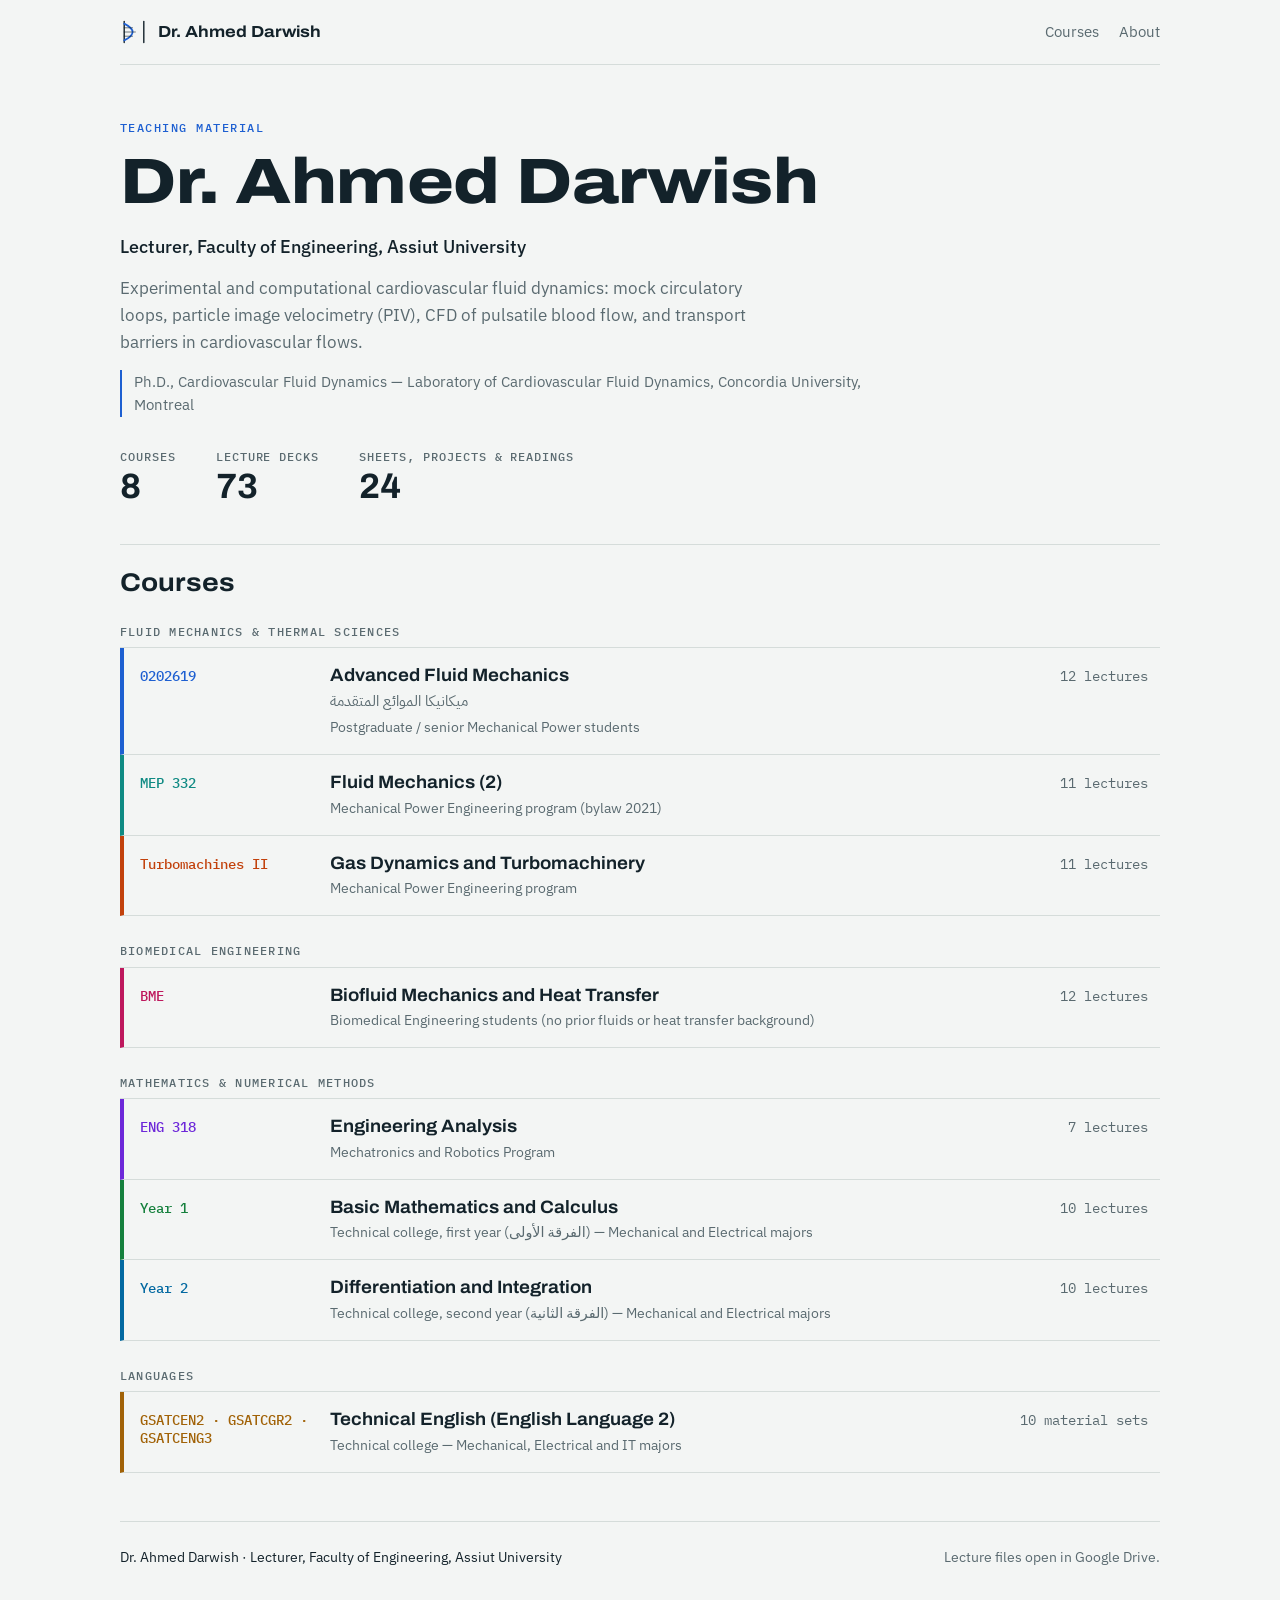
<file: site/index.html>
<!DOCTYPE html>
<html lang="en">
<head>
<meta charset="utf-8">
<meta name="viewport" content="width=device-width, initial-scale=1">
<title>Dr. Ahmed Darwish — Teaching</title>
<meta name="description" content="Teaching material by Dr. Ahmed Darwish: lecture slides, problem sheets and projects.">
<link rel="preconnect" href="https://fonts.googleapis.com">
<link rel="preconnect" href="https://fonts.gstatic.com" crossorigin>
<link href="https://fonts.googleapis.com/css2?family=Archivo:wdth,wght@100..125,500..800&family=IBM+Plex+Sans:wght@400;500;600&family=IBM+Plex+Mono:wght@400;500&family=IBM+Plex+Sans+Arabic:wght@400;500&display=swap" rel="stylesheet">
<link rel="stylesheet" href="assets/style.css">
</head>
<body>
<header class="topbar">
  <a class="brand" href="index.html"><svg class="logo" viewBox="0 0 40 40" aria-hidden="true">
<line x1="6" y1="5" x2="6" y2="35"/><line x1="34" y1="5" x2="34" y2="35"/>
<path d="M6 8 Q30 20 6 32" fill="none"/>
<g class="arrows"><line x1="6" y1="14" x2="18" y2="14"/><line x1="6" y1="20" x2="22" y2="20"/><line x1="6" y1="26" x2="18" y2="26"/></g>
</svg><span>Dr. Ahmed Darwish</span></a>
  <nav aria-label="Main"><a href="index.html#courses">Courses</a><a href="index.html#about">About</a></nav>
</header>
<main>
<section class="hero" id="about">
  <p class="eyebrow">Teaching material</p>
  <h1>Dr. Ahmed Darwish</h1>
  <p class="role">Lecturer, Faculty of Engineering, Assiut University</p>
  <p class="lede">Experimental and computational cardiovascular fluid dynamics: mock circulatory loops, particle image velocimetry (PIV), CFD of pulsatile blood flow, and transport barriers in cardiovascular flows.</p>
  <p class="phd">Ph.D., Cardiovascular Fluid Dynamics — Laboratory of Cardiovascular Fluid Dynamics, Concordia University, Montreal</p>
  <dl class="stats">
    <div><dt>Courses</dt><dd>8</dd></div>
    <div><dt>Lecture decks</dt><dd>73</dd></div>
    <div><dt>Sheets, projects &amp; readings</dt><dd>24</dd></div>
  </dl>
</section>
<section id="courses" class="courses">
  <h2>Courses</h2>
  <section class="group"><h3>Fluid Mechanics &amp; Thermal Sciences</h3><ul class="course-list"><li><a class="course-row" href="courses/advanced-fluid-mechanics.html" style="--course:#1d5fd1">
  <span class="code">0202619</span>
  <span class="name"><strong>Advanced Fluid Mechanics</strong><span class="ar" lang="ar" dir="rtl">ميكانيكا الموائع المتقدمة</span><em>Postgraduate / senior Mechanical Power students</em></span>
  <span class="count">12 lectures</span>
</a></li><li><a class="course-row" href="courses/fluid-mechanics-2.html" style="--course:#0f8a83">
  <span class="code">MEP 332</span>
  <span class="name"><strong>Fluid Mechanics (2)</strong><em>Mechanical Power Engineering program (bylaw 2021)</em></span>
  <span class="count">11 lectures</span>
</a></li><li><a class="course-row" href="courses/turbomachinery.html" style="--course:#c2410c">
  <span class="code">Turbomachines II</span>
  <span class="name"><strong>Gas Dynamics and Turbomachinery</strong><em>Mechanical Power Engineering program</em></span>
  <span class="count">11 lectures</span>
</a></li></ul></section><section class="group"><h3>Biomedical Engineering</h3><ul class="course-list"><li><a class="course-row" href="courses/biofluid-mechanics-heat-transfer.html" style="--course:#be185d">
  <span class="code">BME</span>
  <span class="name"><strong>Biofluid Mechanics and Heat Transfer</strong><em>Biomedical Engineering students (no prior fluids or heat transfer background)</em></span>
  <span class="count">12 lectures</span>
</a></li></ul></section><section class="group"><h3>Mathematics &amp; Numerical Methods</h3><ul class="course-list"><li><a class="course-row" href="courses/eng-318-engineering-analysis.html" style="--course:#6d28d9">
  <span class="code">ENG 318</span>
  <span class="name"><strong>Engineering Analysis</strong><em>Mechatronics and Robotics Program</em></span>
  <span class="count">7 lectures</span>
</a></li><li><a class="course-row" href="courses/basic-mathematics-calculus.html" style="--course:#15803d">
  <span class="code">Year 1</span>
  <span class="name"><strong>Basic Mathematics and Calculus</strong><em>Technical college, first year (الفرقة الأولى) — Mechanical and Electrical majors</em></span>
  <span class="count">10 lectures</span>
</a></li><li><a class="course-row" href="courses/differentiation-integration.html" style="--course:#0369a1">
  <span class="code">Year 2</span>
  <span class="name"><strong>Differentiation and Integration</strong><em>Technical college, second year (الفرقة الثانية) — Mechanical and Electrical majors</em></span>
  <span class="count">10 lectures</span>
</a></li></ul></section><section class="group"><h3>Languages</h3><ul class="course-list"><li><a class="course-row" href="courses/technical-english.html" style="--course:#a16207">
  <span class="code">GSATCEN2 · GSATCGR2 · GSATCENG3</span>
  <span class="name"><strong>Technical English (English Language 2)</strong><em>Technical college — Mechanical, Electrical and IT majors</em></span>
  <span class="count">10 material sets</span>
</a></li></ul></section>
</section>
</main>
<footer class="foot">
  <p>Dr. Ahmed Darwish · Lecturer, Faculty of Engineering, Assiut University</p>
  <p class="muted">Lecture files open in Google Drive.</p>
</footer>
</body>
</html>
</file>
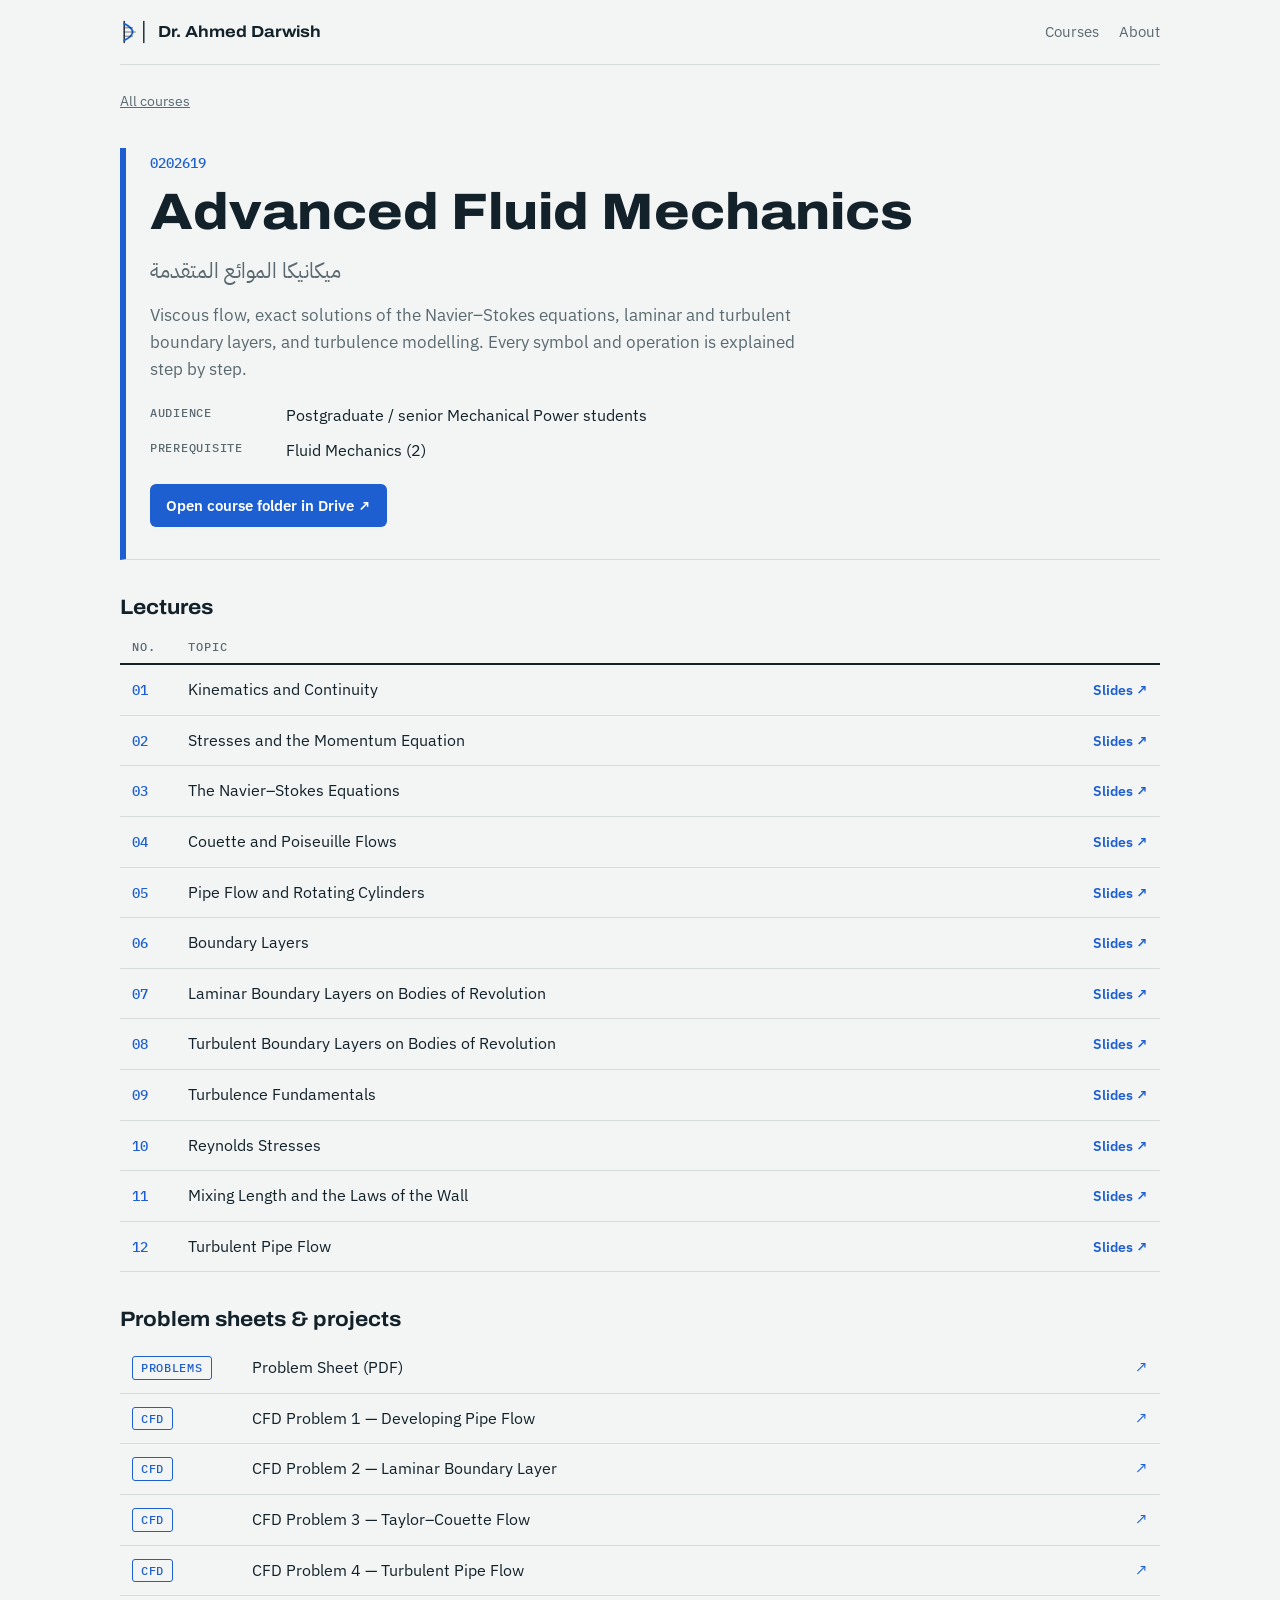
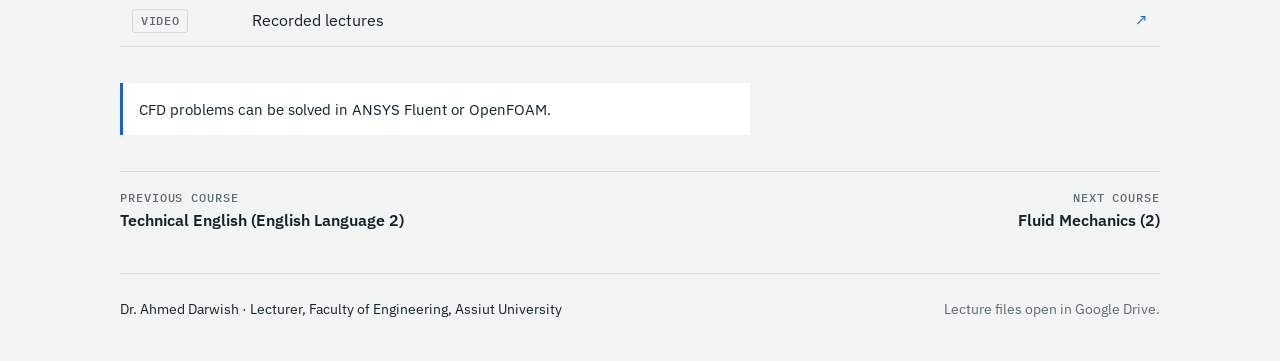
<file: site/courses/advanced-fluid-mechanics.html>
<!DOCTYPE html>
<html lang="en">
<head>
<meta charset="utf-8">
<meta name="viewport" content="width=device-width, initial-scale=1">
<title>Advanced Fluid Mechanics — Dr. Ahmed Darwish</title>
<meta name="description" content="Teaching material by Dr. Ahmed Darwish: lecture slides, problem sheets and projects.">
<link rel="preconnect" href="https://fonts.googleapis.com">
<link rel="preconnect" href="https://fonts.gstatic.com" crossorigin>
<link href="https://fonts.googleapis.com/css2?family=Archivo:wdth,wght@100..125,500..800&family=IBM+Plex+Sans:wght@400;500;600&family=IBM+Plex+Mono:wght@400;500&family=IBM+Plex+Sans+Arabic:wght@400;500&display=swap" rel="stylesheet">
<link rel="stylesheet" href="../assets/style.css">
</head>
<body style="--course:#1d5fd1">
<header class="topbar">
  <a class="brand" href="../index.html"><svg class="logo" viewBox="0 0 40 40" aria-hidden="true">
<line x1="6" y1="5" x2="6" y2="35"/><line x1="34" y1="5" x2="34" y2="35"/>
<path d="M6 8 Q30 20 6 32" fill="none"/>
<g class="arrows"><line x1="6" y1="14" x2="18" y2="14"/><line x1="6" y1="20" x2="22" y2="20"/><line x1="6" y1="26" x2="18" y2="26"/></g>
</svg><span>Dr. Ahmed Darwish</span></a>
  <nav aria-label="Main"><a href="../index.html#courses">Courses</a><a href="../index.html#about">About</a></nav>
</header>
<main class="course">
<p class="crumb"><a href="../index.html#courses">All courses</a></p>
<section class="course-head">
  <p class="code">0202619</p>
  <h1>Advanced Fluid Mechanics</h1>
  <p class="ar big" lang="ar" dir="rtl">ميكانيكا الموائع المتقدمة</p>
  <p class="lede">Viscous flow, exact solutions of the Navier–Stokes equations, laminar and turbulent boundary layers, and turbulence modelling. Every symbol and operation is explained step by step.</p>
  <dl class="facts"><div><dt>Audience</dt><dd>Postgraduate / senior Mechanical Power students</dd></div><div><dt>Prerequisite</dt><dd>Fluid Mechanics (2)</dd></div></dl>
  <a class="btn" href="https://drive.google.com/drive/folders/11bUhw3XSJBJresugUp5Uxp3jfeWIfsGL" target="_blank" rel="noopener">Open course folder in Drive ↗</a>
</section>
<section><h2>Lectures</h2>
<div class="table-wrap"><table class="lectures"><thead><tr><th>No.</th><th>Topic</th><th><span class="sr">Open</span></th></tr></thead>
<tbody><tr><td class="num">01</td><td>Kinematics and Continuity</td>
<td class="act"><a href="https://drive.google.com/file/d/1ew68DriTiIOuog0fnSzXeYc1TGkYNE-W/view" target="_blank" rel="noopener">Slides <span aria-hidden="true">↗</span></a></td></tr><tr><td class="num">02</td><td>Stresses and the Momentum Equation</td>
<td class="act"><a href="https://drive.google.com/file/d/14wwGynDusBKqBQb92f4I6i-mfaVGS1e6/view" target="_blank" rel="noopener">Slides <span aria-hidden="true">↗</span></a></td></tr><tr><td class="num">03</td><td>The Navier–Stokes Equations</td>
<td class="act"><a href="https://drive.google.com/file/d/1sLDNKnH5BpZpvCQtr0Wip2yMdIEXwuG_/view" target="_blank" rel="noopener">Slides <span aria-hidden="true">↗</span></a></td></tr><tr><td class="num">04</td><td>Couette and Poiseuille Flows</td>
<td class="act"><a href="https://drive.google.com/file/d/1qrSjKnnl1lyOO0QejsDd-S7z1z729GiL/view" target="_blank" rel="noopener">Slides <span aria-hidden="true">↗</span></a></td></tr><tr><td class="num">05</td><td>Pipe Flow and Rotating Cylinders</td>
<td class="act"><a href="https://drive.google.com/file/d/1MzG6m89p_0cCeodDBa4x8JJz81y60VDa/view" target="_blank" rel="noopener">Slides <span aria-hidden="true">↗</span></a></td></tr><tr><td class="num">06</td><td>Boundary Layers</td>
<td class="act"><a href="https://drive.google.com/file/d/1IZ4vcUkQIcGLSa0U3z1fUcrT63YHScTL/view" target="_blank" rel="noopener">Slides <span aria-hidden="true">↗</span></a></td></tr><tr><td class="num">07</td><td>Laminar Boundary Layers on Bodies of Revolution</td>
<td class="act"><a href="https://drive.google.com/file/d/1vy6Q6HlUAB-jludCgNgxzDQm1ODmvFXj/view" target="_blank" rel="noopener">Slides <span aria-hidden="true">↗</span></a></td></tr><tr><td class="num">08</td><td>Turbulent Boundary Layers on Bodies of Revolution</td>
<td class="act"><a href="https://drive.google.com/file/d/1cnmg7hH6pHUTYI-PvD6zrrqTwQHMYBT1/view" target="_blank" rel="noopener">Slides <span aria-hidden="true">↗</span></a></td></tr><tr><td class="num">09</td><td>Turbulence Fundamentals</td>
<td class="act"><a href="https://drive.google.com/file/d/18GDTbffMKe_Qzs-ahc0ltrKVX7eGOZ9f/view" target="_blank" rel="noopener">Slides <span aria-hidden="true">↗</span></a></td></tr><tr><td class="num">10</td><td>Reynolds Stresses</td>
<td class="act"><a href="https://drive.google.com/file/d/1bZ6YWZshpPLJV1koSZtJ6Ax5LnKxWEcg/view" target="_blank" rel="noopener">Slides <span aria-hidden="true">↗</span></a></td></tr><tr><td class="num">11</td><td>Mixing Length and the Laws of the Wall</td>
<td class="act"><a href="https://drive.google.com/file/d/1piTNHMum9a11zHGkVBOFpydJX9JW4b6g/view" target="_blank" rel="noopener">Slides <span aria-hidden="true">↗</span></a></td></tr><tr><td class="num">12</td><td>Turbulent Pipe Flow</td>
<td class="act"><a href="https://drive.google.com/file/d/1P9Ga17GBz3F5vKu3Y5C9WY8Yhf3RL7bC/view" target="_blank" rel="noopener">Slides <span aria-hidden="true">↗</span></a></td></tr></tbody></table></div></section><section><h2>Problem sheets &amp; projects</h2><ul class="res"><li><a href="https://drive.google.com/file/d/1IWSfyA3PlT9DGsSz9E7iqzdOum_m0q5X/view" target="_blank" rel="noopener">
<span class="tag tag-sheet">Problems</span><span>Problem Sheet (PDF)</span><span class="go" aria-hidden="true">↗</span></a></li><li><a href="https://drive.google.com/file/d/1MZ0R9vrXBjq52ejvUZn-UW-We0mTLWNS/view" target="_blank" rel="noopener">
<span class="tag tag-cfd">CFD</span><span>CFD Problem 1 — Developing Pipe Flow</span><span class="go" aria-hidden="true">↗</span></a></li><li><a href="https://drive.google.com/file/d/1CsQqxKWqtESgtFBFrU7YpN6ANkUY7o42/view" target="_blank" rel="noopener">
<span class="tag tag-cfd">CFD</span><span>CFD Problem 2 — Laminar Boundary Layer</span><span class="go" aria-hidden="true">↗</span></a></li><li><a href="https://drive.google.com/file/d/1C6cXhDKFSXGO2Jwf-gHMmgPRPCBlCHUk/view" target="_blank" rel="noopener">
<span class="tag tag-cfd">CFD</span><span>CFD Problem 3 — Taylor–Couette Flow</span><span class="go" aria-hidden="true">↗</span></a></li><li><a href="https://drive.google.com/file/d/1yET71V_ahHrEBbxQkrdZu1G0imZaWlc1/view" target="_blank" rel="noopener">
<span class="tag tag-cfd">CFD</span><span>CFD Problem 4 — Turbulent Pipe Flow</span><span class="go" aria-hidden="true">↗</span></a></li><li><a href="https://drive.google.com/drive/folders/1GIkg6swN05qIl0M_qM_f2NYH1Y8rhRfA" target="_blank" rel="noopener">
<span class="tag tag-video">Video</span><span>Recorded lectures</span><span class="go" aria-hidden="true">↗</span></a></li></ul></section><p class="note">CFD problems can be solved in ANSYS Fluent or OpenFOAM.</p>
<nav class="pager" aria-label="Other courses">
  <a href="technical-english.html"><small>Previous course</small>Technical English (English Language 2)</a>
  <a href="fluid-mechanics-2.html" class="next"><small>Next course</small>Fluid Mechanics (2)</a>
</nav>
</main>
<footer class="foot">
  <p>Dr. Ahmed Darwish · Lecturer, Faculty of Engineering, Assiut University</p>
  <p class="muted">Lecture files open in Google Drive.</p>
</footer>
</body>
</html>
</file>
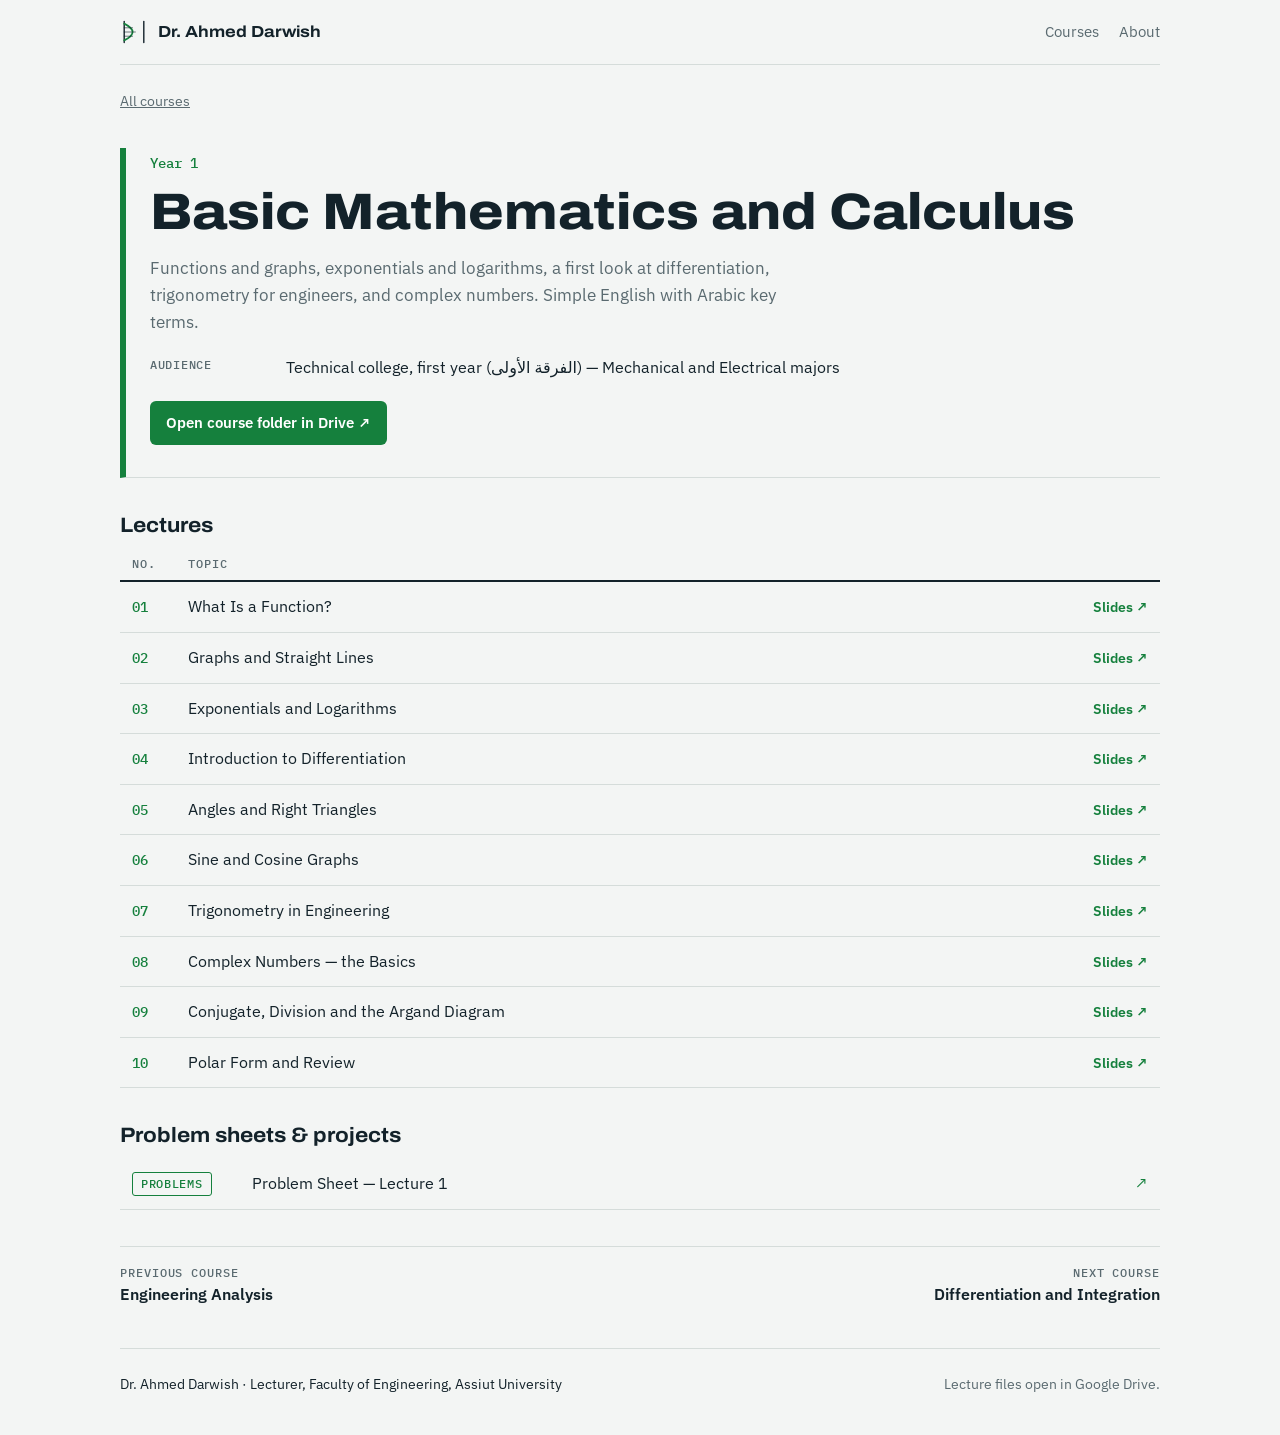
<file: site/courses/basic-mathematics-calculus.html>
<!DOCTYPE html>
<html lang="en">
<head>
<meta charset="utf-8">
<meta name="viewport" content="width=device-width, initial-scale=1">
<title>Basic Mathematics and Calculus — Dr. Ahmed Darwish</title>
<meta name="description" content="Teaching material by Dr. Ahmed Darwish: lecture slides, problem sheets and projects.">
<link rel="preconnect" href="https://fonts.googleapis.com">
<link rel="preconnect" href="https://fonts.gstatic.com" crossorigin>
<link href="https://fonts.googleapis.com/css2?family=Archivo:wdth,wght@100..125,500..800&family=IBM+Plex+Sans:wght@400;500;600&family=IBM+Plex+Mono:wght@400;500&family=IBM+Plex+Sans+Arabic:wght@400;500&display=swap" rel="stylesheet">
<link rel="stylesheet" href="../assets/style.css">
</head>
<body style="--course:#15803d">
<header class="topbar">
  <a class="brand" href="../index.html"><svg class="logo" viewBox="0 0 40 40" aria-hidden="true">
<line x1="6" y1="5" x2="6" y2="35"/><line x1="34" y1="5" x2="34" y2="35"/>
<path d="M6 8 Q30 20 6 32" fill="none"/>
<g class="arrows"><line x1="6" y1="14" x2="18" y2="14"/><line x1="6" y1="20" x2="22" y2="20"/><line x1="6" y1="26" x2="18" y2="26"/></g>
</svg><span>Dr. Ahmed Darwish</span></a>
  <nav aria-label="Main"><a href="../index.html#courses">Courses</a><a href="../index.html#about">About</a></nav>
</header>
<main class="course">
<p class="crumb"><a href="../index.html#courses">All courses</a></p>
<section class="course-head">
  <p class="code">Year 1</p>
  <h1>Basic Mathematics and Calculus</h1>
  
  <p class="lede">Functions and graphs, exponentials and logarithms, a first look at differentiation, trigonometry for engineers, and complex numbers. Simple English with Arabic key terms.</p>
  <dl class="facts"><div><dt>Audience</dt><dd>Technical college, first year (الفرقة الأولى) — Mechanical and Electrical majors</dd></div></dl>
  <a class="btn" href="https://drive.google.com/drive/folders/1pfw_9kWgo6-v2mF-Y1lH8g8hwH00le0H" target="_blank" rel="noopener">Open course folder in Drive ↗</a>
</section>
<section><h2>Lectures</h2>
<div class="table-wrap"><table class="lectures"><thead><tr><th>No.</th><th>Topic</th><th><span class="sr">Open</span></th></tr></thead>
<tbody><tr><td class="num">01</td><td>What Is a Function?</td>
<td class="act"><a href="https://drive.google.com/file/d/1ral31PeYOxdKjS8DmMxJE_Pnd48LYFuY/view" target="_blank" rel="noopener">Slides <span aria-hidden="true">↗</span></a></td></tr><tr><td class="num">02</td><td>Graphs and Straight Lines</td>
<td class="act"><a href="https://drive.google.com/file/d/1fj-Q-gC1fnQxS8x7bq1Dksl2AvmrRV1Y/view" target="_blank" rel="noopener">Slides <span aria-hidden="true">↗</span></a></td></tr><tr><td class="num">03</td><td>Exponentials and Logarithms</td>
<td class="act"><a href="https://drive.google.com/file/d/13_ftq_zDifDXhs7uTOtkbzg15Z7EhiTm/view" target="_blank" rel="noopener">Slides <span aria-hidden="true">↗</span></a></td></tr><tr><td class="num">04</td><td>Introduction to Differentiation</td>
<td class="act"><a href="https://drive.google.com/file/d/1kmLEv3Wn6v8o0m6_RsE2E8AhMa6ayQ21/view" target="_blank" rel="noopener">Slides <span aria-hidden="true">↗</span></a></td></tr><tr><td class="num">05</td><td>Angles and Right Triangles</td>
<td class="act"><a href="https://drive.google.com/file/d/1huQtgILQWUnmHARxfIkwShVRzipjNGwa/view" target="_blank" rel="noopener">Slides <span aria-hidden="true">↗</span></a></td></tr><tr><td class="num">06</td><td>Sine and Cosine Graphs</td>
<td class="act"><a href="https://drive.google.com/file/d/1mFZh5EWQIQxhi-KFIGZhS1pkoGNQdxb3/view" target="_blank" rel="noopener">Slides <span aria-hidden="true">↗</span></a></td></tr><tr><td class="num">07</td><td>Trigonometry in Engineering</td>
<td class="act"><a href="https://drive.google.com/file/d/10-g8cqvr5fEDRen2KWVM001Pro6lmylC/view" target="_blank" rel="noopener">Slides <span aria-hidden="true">↗</span></a></td></tr><tr><td class="num">08</td><td>Complex Numbers — the Basics</td>
<td class="act"><a href="https://drive.google.com/file/d/1Fn1XLPvtE8SU7Q0-zNx0fpLP1nImdTV4/view" target="_blank" rel="noopener">Slides <span aria-hidden="true">↗</span></a></td></tr><tr><td class="num">09</td><td>Conjugate, Division and the Argand Diagram</td>
<td class="act"><a href="https://drive.google.com/file/d/1XNrBKyspg0y4aMukqOdbG92iM1eepKuS/view" target="_blank" rel="noopener">Slides <span aria-hidden="true">↗</span></a></td></tr><tr><td class="num">10</td><td>Polar Form and Review</td>
<td class="act"><a href="https://drive.google.com/file/d/1_rBqYXNJZvozR9vOXYKclo2REl4jeJAc/view" target="_blank" rel="noopener">Slides <span aria-hidden="true">↗</span></a></td></tr></tbody></table></div></section><section><h2>Problem sheets &amp; projects</h2><ul class="res"><li><a href="https://docs.google.com/document/d/1wHxZeagEthgmsB9tLaaWfHgFflCFXDGRRvzYNzRWHN0/view" target="_blank" rel="noopener">
<span class="tag tag-sheet">Problems</span><span>Problem Sheet — Lecture 1</span><span class="go" aria-hidden="true">↗</span></a></li></ul></section>
<nav class="pager" aria-label="Other courses">
  <a href="eng-318-engineering-analysis.html"><small>Previous course</small>Engineering Analysis</a>
  <a href="differentiation-integration.html" class="next"><small>Next course</small>Differentiation and Integration</a>
</nav>
</main>
<footer class="foot">
  <p>Dr. Ahmed Darwish · Lecturer, Faculty of Engineering, Assiut University</p>
  <p class="muted">Lecture files open in Google Drive.</p>
</footer>
</body>
</html>
</file>
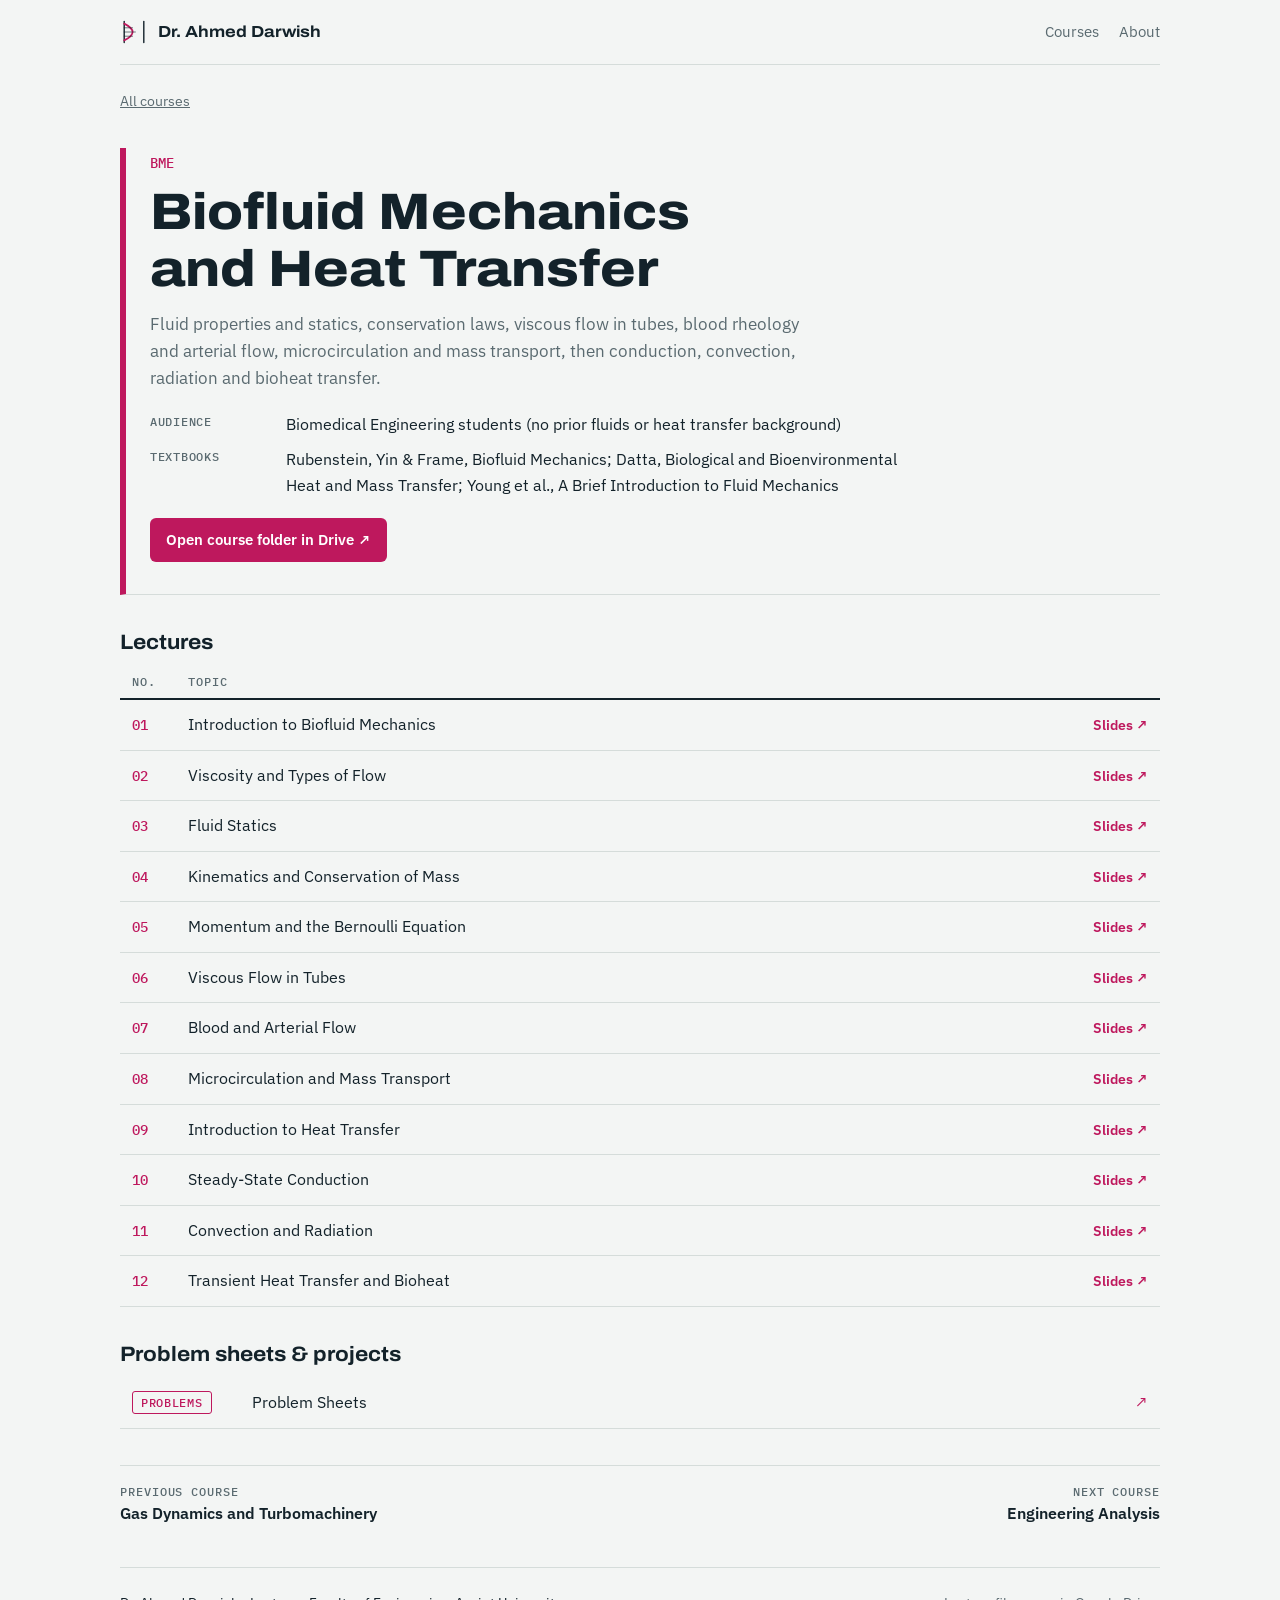
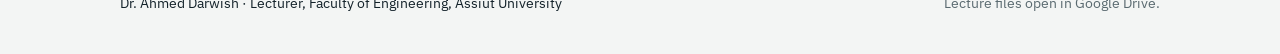
<file: site/courses/biofluid-mechanics-heat-transfer.html>
<!DOCTYPE html>
<html lang="en">
<head>
<meta charset="utf-8">
<meta name="viewport" content="width=device-width, initial-scale=1">
<title>Biofluid Mechanics and Heat Transfer — Dr. Ahmed Darwish</title>
<meta name="description" content="Teaching material by Dr. Ahmed Darwish: lecture slides, problem sheets and projects.">
<link rel="preconnect" href="https://fonts.googleapis.com">
<link rel="preconnect" href="https://fonts.gstatic.com" crossorigin>
<link href="https://fonts.googleapis.com/css2?family=Archivo:wdth,wght@100..125,500..800&family=IBM+Plex+Sans:wght@400;500;600&family=IBM+Plex+Mono:wght@400;500&family=IBM+Plex+Sans+Arabic:wght@400;500&display=swap" rel="stylesheet">
<link rel="stylesheet" href="../assets/style.css">
</head>
<body style="--course:#be185d">
<header class="topbar">
  <a class="brand" href="../index.html"><svg class="logo" viewBox="0 0 40 40" aria-hidden="true">
<line x1="6" y1="5" x2="6" y2="35"/><line x1="34" y1="5" x2="34" y2="35"/>
<path d="M6 8 Q30 20 6 32" fill="none"/>
<g class="arrows"><line x1="6" y1="14" x2="18" y2="14"/><line x1="6" y1="20" x2="22" y2="20"/><line x1="6" y1="26" x2="18" y2="26"/></g>
</svg><span>Dr. Ahmed Darwish</span></a>
  <nav aria-label="Main"><a href="../index.html#courses">Courses</a><a href="../index.html#about">About</a></nav>
</header>
<main class="course">
<p class="crumb"><a href="../index.html#courses">All courses</a></p>
<section class="course-head">
  <p class="code">BME</p>
  <h1>Biofluid Mechanics and Heat Transfer</h1>
  
  <p class="lede">Fluid properties and statics, conservation laws, viscous flow in tubes, blood rheology and arterial flow, microcirculation and mass transport, then conduction, convection, radiation and bioheat transfer.</p>
  <dl class="facts"><div><dt>Audience</dt><dd>Biomedical Engineering students (no prior fluids or heat transfer background)</dd></div><div><dt>Textbooks</dt><dd>Rubenstein, Yin &amp; Frame, Biofluid Mechanics; Datta, Biological and Bioenvironmental Heat and Mass Transfer; Young et al., A Brief Introduction to Fluid Mechanics</dd></div></dl>
  <a class="btn" href="https://drive.google.com/drive/folders/1kSXKr_XnlBc25tpS2lHw8RARSZuG5avv" target="_blank" rel="noopener">Open course folder in Drive ↗</a>
</section>
<section><h2>Lectures</h2>
<div class="table-wrap"><table class="lectures"><thead><tr><th>No.</th><th>Topic</th><th><span class="sr">Open</span></th></tr></thead>
<tbody><tr><td class="num">01</td><td>Introduction to Biofluid Mechanics</td>
<td class="act"><a href="https://drive.google.com/file/d/1KNITiuPTNNOtZZXZ1esMAFiBpnMiWdEh/view" target="_blank" rel="noopener">Slides <span aria-hidden="true">↗</span></a></td></tr><tr><td class="num">02</td><td>Viscosity and Types of Flow</td>
<td class="act"><a href="https://drive.google.com/file/d/1ImQBiu7C-egsWY9a5syXTC5m-PKu22oI/view" target="_blank" rel="noopener">Slides <span aria-hidden="true">↗</span></a></td></tr><tr><td class="num">03</td><td>Fluid Statics</td>
<td class="act"><a href="https://drive.google.com/file/d/18FNjhVPWOAw8Y0tgyiyefa5KXjqMRsXi/view" target="_blank" rel="noopener">Slides <span aria-hidden="true">↗</span></a></td></tr><tr><td class="num">04</td><td>Kinematics and Conservation of Mass</td>
<td class="act"><a href="https://drive.google.com/file/d/1uRW-KaWrPS7uEAMgsZ6fihQRVoaBuYAR/view" target="_blank" rel="noopener">Slides <span aria-hidden="true">↗</span></a></td></tr><tr><td class="num">05</td><td>Momentum and the Bernoulli Equation</td>
<td class="act"><a href="https://drive.google.com/file/d/19ObjntSGH8ha1-vDX-r8sczwqTI4AjFK/view" target="_blank" rel="noopener">Slides <span aria-hidden="true">↗</span></a></td></tr><tr><td class="num">06</td><td>Viscous Flow in Tubes</td>
<td class="act"><a href="https://drive.google.com/file/d/1NHFpNWEST5kHW55JCyoo_HOjslbF3UBZ/view" target="_blank" rel="noopener">Slides <span aria-hidden="true">↗</span></a></td></tr><tr><td class="num">07</td><td>Blood and Arterial Flow</td>
<td class="act"><a href="https://drive.google.com/file/d/1XXb2b9hPhXyaJEYUuVNXSc06LSMLdrgD/view" target="_blank" rel="noopener">Slides <span aria-hidden="true">↗</span></a></td></tr><tr><td class="num">08</td><td>Microcirculation and Mass Transport</td>
<td class="act"><a href="https://drive.google.com/file/d/18hsy645OpBIL24baa2tlCRRFiX21Fu9W/view" target="_blank" rel="noopener">Slides <span aria-hidden="true">↗</span></a></td></tr><tr><td class="num">09</td><td>Introduction to Heat Transfer</td>
<td class="act"><a href="https://drive.google.com/file/d/1l128UV5CE5Cd960Nb4MnTAka1gwmHl59/view" target="_blank" rel="noopener">Slides <span aria-hidden="true">↗</span></a></td></tr><tr><td class="num">10</td><td>Steady-State Conduction</td>
<td class="act"><a href="https://drive.google.com/file/d/13Tb6xVOmib8TU1o9-nH11HsrOIji2497/view" target="_blank" rel="noopener">Slides <span aria-hidden="true">↗</span></a></td></tr><tr><td class="num">11</td><td>Convection and Radiation</td>
<td class="act"><a href="https://drive.google.com/file/d/1vGwgxFiMN4rVYiOyzrBfy9N_35DieYUN/view" target="_blank" rel="noopener">Slides <span aria-hidden="true">↗</span></a></td></tr><tr><td class="num">12</td><td>Transient Heat Transfer and Bioheat</td>
<td class="act"><a href="https://drive.google.com/file/d/12COposmBIsVd-NIQ9nbNMCxR00B20uHq/view" target="_blank" rel="noopener">Slides <span aria-hidden="true">↗</span></a></td></tr></tbody></table></div></section><section><h2>Problem sheets &amp; projects</h2><ul class="res"><li><a href="https://docs.google.com/document/d/16finuUOvP9TvExYLrwN6SAhp6tymbVaUqwBy9pWv6TY/view" target="_blank" rel="noopener">
<span class="tag tag-sheet">Problems</span><span>Problem Sheets</span><span class="go" aria-hidden="true">↗</span></a></li></ul></section>
<nav class="pager" aria-label="Other courses">
  <a href="turbomachinery.html"><small>Previous course</small>Gas Dynamics and Turbomachinery</a>
  <a href="eng-318-engineering-analysis.html" class="next"><small>Next course</small>Engineering Analysis</a>
</nav>
</main>
<footer class="foot">
  <p>Dr. Ahmed Darwish · Lecturer, Faculty of Engineering, Assiut University</p>
  <p class="muted">Lecture files open in Google Drive.</p>
</footer>
</body>
</html>
</file>
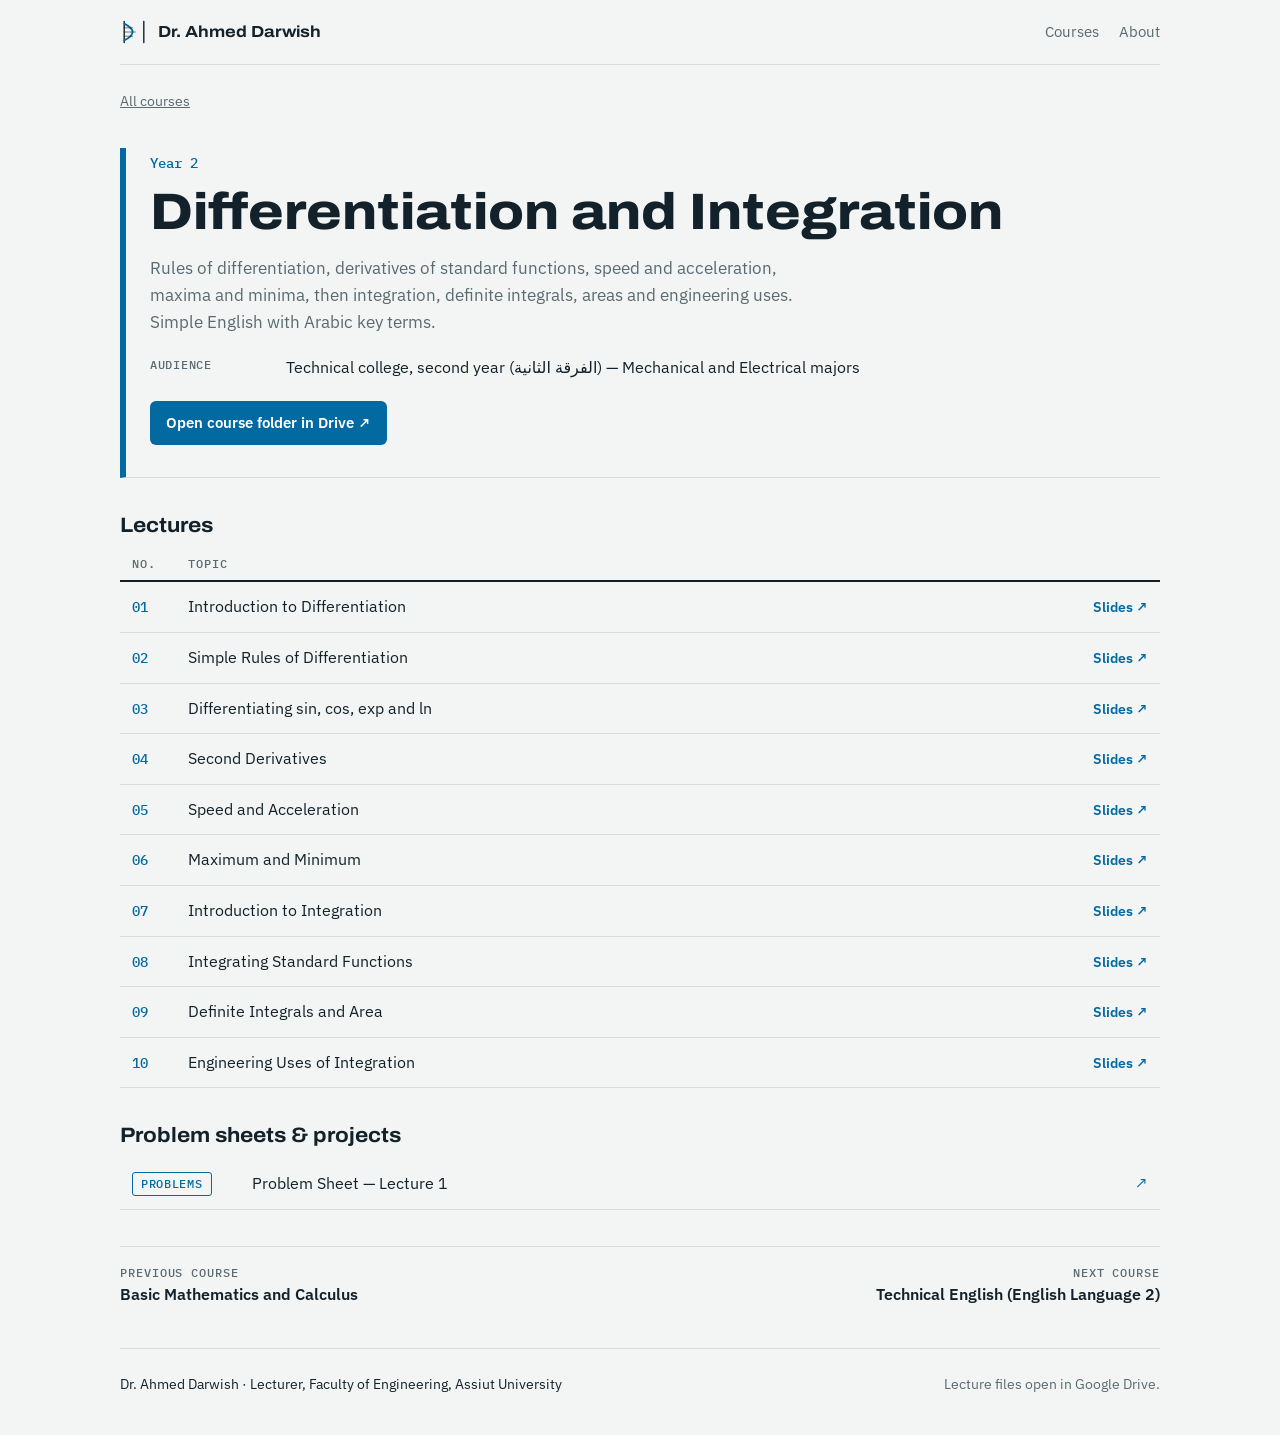
<file: site/courses/differentiation-integration.html>
<!DOCTYPE html>
<html lang="en">
<head>
<meta charset="utf-8">
<meta name="viewport" content="width=device-width, initial-scale=1">
<title>Differentiation and Integration — Dr. Ahmed Darwish</title>
<meta name="description" content="Teaching material by Dr. Ahmed Darwish: lecture slides, problem sheets and projects.">
<link rel="preconnect" href="https://fonts.googleapis.com">
<link rel="preconnect" href="https://fonts.gstatic.com" crossorigin>
<link href="https://fonts.googleapis.com/css2?family=Archivo:wdth,wght@100..125,500..800&family=IBM+Plex+Sans:wght@400;500;600&family=IBM+Plex+Mono:wght@400;500&family=IBM+Plex+Sans+Arabic:wght@400;500&display=swap" rel="stylesheet">
<link rel="stylesheet" href="../assets/style.css">
</head>
<body style="--course:#0369a1">
<header class="topbar">
  <a class="brand" href="../index.html"><svg class="logo" viewBox="0 0 40 40" aria-hidden="true">
<line x1="6" y1="5" x2="6" y2="35"/><line x1="34" y1="5" x2="34" y2="35"/>
<path d="M6 8 Q30 20 6 32" fill="none"/>
<g class="arrows"><line x1="6" y1="14" x2="18" y2="14"/><line x1="6" y1="20" x2="22" y2="20"/><line x1="6" y1="26" x2="18" y2="26"/></g>
</svg><span>Dr. Ahmed Darwish</span></a>
  <nav aria-label="Main"><a href="../index.html#courses">Courses</a><a href="../index.html#about">About</a></nav>
</header>
<main class="course">
<p class="crumb"><a href="../index.html#courses">All courses</a></p>
<section class="course-head">
  <p class="code">Year 2</p>
  <h1>Differentiation and Integration</h1>
  
  <p class="lede">Rules of differentiation, derivatives of standard functions, speed and acceleration, maxima and minima, then integration, definite integrals, areas and engineering uses. Simple English with Arabic key terms.</p>
  <dl class="facts"><div><dt>Audience</dt><dd>Technical college, second year (الفرقة الثانية) — Mechanical and Electrical majors</dd></div></dl>
  <a class="btn" href="https://drive.google.com/drive/folders/1kvkM_iMwePXvxFGIsAF0BQnbrxr3q2gr" target="_blank" rel="noopener">Open course folder in Drive ↗</a>
</section>
<section><h2>Lectures</h2>
<div class="table-wrap"><table class="lectures"><thead><tr><th>No.</th><th>Topic</th><th><span class="sr">Open</span></th></tr></thead>
<tbody><tr><td class="num">01</td><td>Introduction to Differentiation</td>
<td class="act"><a href="https://drive.google.com/file/d/1nJb_yAlx5kQQg6lq0rTBMHpp0fBQWCfY/view" target="_blank" rel="noopener">Slides <span aria-hidden="true">↗</span></a></td></tr><tr><td class="num">02</td><td>Simple Rules of Differentiation</td>
<td class="act"><a href="https://drive.google.com/file/d/1tpMzwwsiNxnBkXlP964oDY2hTwe4EslV/view" target="_blank" rel="noopener">Slides <span aria-hidden="true">↗</span></a></td></tr><tr><td class="num">03</td><td>Differentiating sin, cos, exp and ln</td>
<td class="act"><a href="https://drive.google.com/file/d/1cAIa8dtpkRYZ1ammqUcAaUpsB96N4IQM/view" target="_blank" rel="noopener">Slides <span aria-hidden="true">↗</span></a></td></tr><tr><td class="num">04</td><td>Second Derivatives</td>
<td class="act"><a href="https://drive.google.com/file/d/1SGy8aNlUrjFTcoCMEfXi6SV0YTbqXUr4/view" target="_blank" rel="noopener">Slides <span aria-hidden="true">↗</span></a></td></tr><tr><td class="num">05</td><td>Speed and Acceleration</td>
<td class="act"><a href="https://drive.google.com/file/d/1qLXGFE6MQX9ykhHQltgexmVi0EetfPo4/view" target="_blank" rel="noopener">Slides <span aria-hidden="true">↗</span></a></td></tr><tr><td class="num">06</td><td>Maximum and Minimum</td>
<td class="act"><a href="https://drive.google.com/file/d/1_M5-yjOisVVOj5rifNckA8H2zcYe9Pjm/view" target="_blank" rel="noopener">Slides <span aria-hidden="true">↗</span></a></td></tr><tr><td class="num">07</td><td>Introduction to Integration</td>
<td class="act"><a href="https://drive.google.com/file/d/1zPcxPzh4YiKENI7Rr8q5OiNbm4KiKi7t/view" target="_blank" rel="noopener">Slides <span aria-hidden="true">↗</span></a></td></tr><tr><td class="num">08</td><td>Integrating Standard Functions</td>
<td class="act"><a href="https://drive.google.com/file/d/1L6eT-ww94gLx4VLOpeNGfp_U0Pak7qOd/view" target="_blank" rel="noopener">Slides <span aria-hidden="true">↗</span></a></td></tr><tr><td class="num">09</td><td>Definite Integrals and Area</td>
<td class="act"><a href="https://drive.google.com/file/d/1zA9JqDoY6Lxvd9F1usRniAX61CmutjTA/view" target="_blank" rel="noopener">Slides <span aria-hidden="true">↗</span></a></td></tr><tr><td class="num">10</td><td>Engineering Uses of Integration</td>
<td class="act"><a href="https://drive.google.com/file/d/1_a-va68IIEggk_v_K6sKxGq79x11FKaX/view" target="_blank" rel="noopener">Slides <span aria-hidden="true">↗</span></a></td></tr></tbody></table></div></section><section><h2>Problem sheets &amp; projects</h2><ul class="res"><li><a href="https://docs.google.com/document/d/1pwYvSD-XVWPorRN8Z0O1tH1iPxG3puBW_egJMoL0SDQ/view" target="_blank" rel="noopener">
<span class="tag tag-sheet">Problems</span><span>Problem Sheet — Lecture 1</span><span class="go" aria-hidden="true">↗</span></a></li></ul></section>
<nav class="pager" aria-label="Other courses">
  <a href="basic-mathematics-calculus.html"><small>Previous course</small>Basic Mathematics and Calculus</a>
  <a href="technical-english.html" class="next"><small>Next course</small>Technical English (English Language 2)</a>
</nav>
</main>
<footer class="foot">
  <p>Dr. Ahmed Darwish · Lecturer, Faculty of Engineering, Assiut University</p>
  <p class="muted">Lecture files open in Google Drive.</p>
</footer>
</body>
</html>
</file>
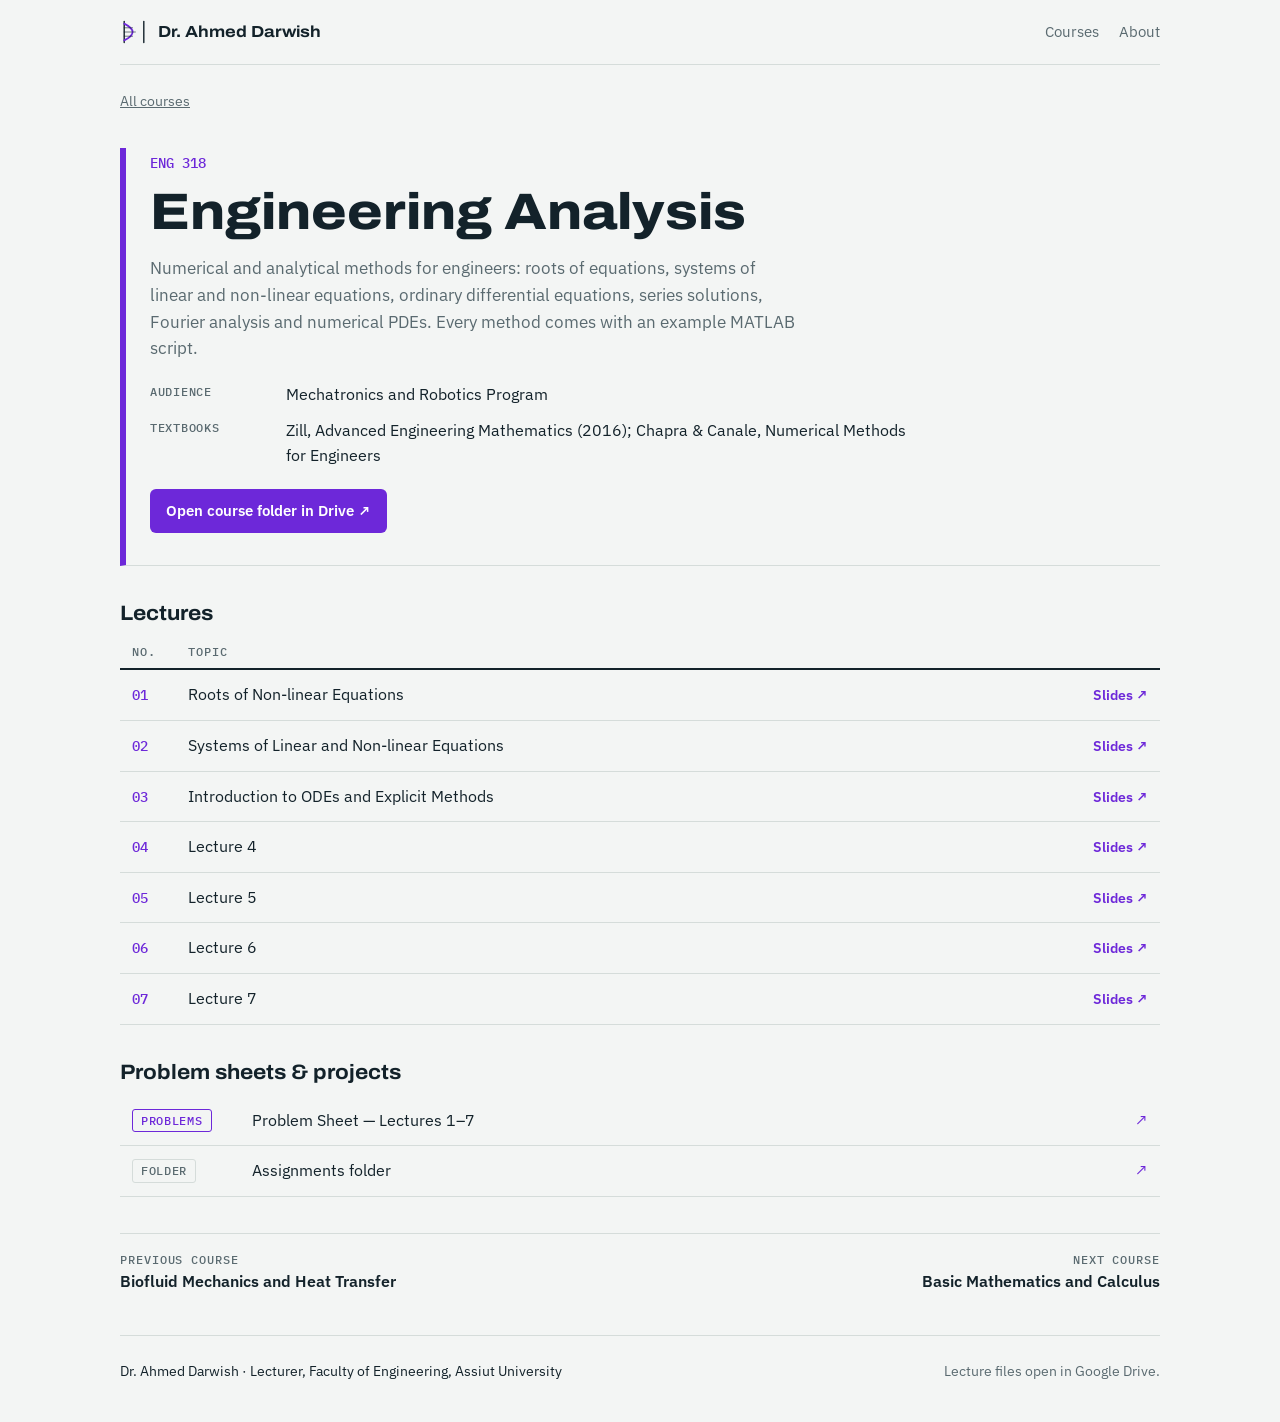
<file: site/courses/eng-318-engineering-analysis.html>
<!DOCTYPE html>
<html lang="en">
<head>
<meta charset="utf-8">
<meta name="viewport" content="width=device-width, initial-scale=1">
<title>Engineering Analysis — Dr. Ahmed Darwish</title>
<meta name="description" content="Teaching material by Dr. Ahmed Darwish: lecture slides, problem sheets and projects.">
<link rel="preconnect" href="https://fonts.googleapis.com">
<link rel="preconnect" href="https://fonts.gstatic.com" crossorigin>
<link href="https://fonts.googleapis.com/css2?family=Archivo:wdth,wght@100..125,500..800&family=IBM+Plex+Sans:wght@400;500;600&family=IBM+Plex+Mono:wght@400;500&family=IBM+Plex+Sans+Arabic:wght@400;500&display=swap" rel="stylesheet">
<link rel="stylesheet" href="../assets/style.css">
</head>
<body style="--course:#6d28d9">
<header class="topbar">
  <a class="brand" href="../index.html"><svg class="logo" viewBox="0 0 40 40" aria-hidden="true">
<line x1="6" y1="5" x2="6" y2="35"/><line x1="34" y1="5" x2="34" y2="35"/>
<path d="M6 8 Q30 20 6 32" fill="none"/>
<g class="arrows"><line x1="6" y1="14" x2="18" y2="14"/><line x1="6" y1="20" x2="22" y2="20"/><line x1="6" y1="26" x2="18" y2="26"/></g>
</svg><span>Dr. Ahmed Darwish</span></a>
  <nav aria-label="Main"><a href="../index.html#courses">Courses</a><a href="../index.html#about">About</a></nav>
</header>
<main class="course">
<p class="crumb"><a href="../index.html#courses">All courses</a></p>
<section class="course-head">
  <p class="code">ENG 318</p>
  <h1>Engineering Analysis</h1>
  
  <p class="lede">Numerical and analytical methods for engineers: roots of equations, systems of linear and non-linear equations, ordinary differential equations, series solutions, Fourier analysis and numerical PDEs. Every method comes with an example MATLAB script.</p>
  <dl class="facts"><div><dt>Audience</dt><dd>Mechatronics and Robotics Program</dd></div><div><dt>Textbooks</dt><dd>Zill, Advanced Engineering Mathematics (2016); Chapra &amp; Canale, Numerical Methods for Engineers</dd></div></dl>
  <a class="btn" href="https://drive.google.com/drive/folders/1GKHOcG3Pcmd1cFRYLe2a2X0FJRshHxy_" target="_blank" rel="noopener">Open course folder in Drive ↗</a>
</section>
<section><h2>Lectures</h2>
<div class="table-wrap"><table class="lectures"><thead><tr><th>No.</th><th>Topic</th><th><span class="sr">Open</span></th></tr></thead>
<tbody><tr><td class="num">01</td><td>Roots of Non-linear Equations</td>
<td class="act"><a href="https://drive.google.com/file/d/19ActxhjSgV0dQZB-Kie2feDiAW-db5IH/view" target="_blank" rel="noopener">Slides <span aria-hidden="true">↗</span></a></td></tr><tr><td class="num">02</td><td>Systems of Linear and Non-linear Equations</td>
<td class="act"><a href="https://drive.google.com/file/d/140Cap_6rfpGoH045Kk0l1kgwM-wk7o_t/view" target="_blank" rel="noopener">Slides <span aria-hidden="true">↗</span></a></td></tr><tr><td class="num">03</td><td>Introduction to ODEs and Explicit Methods</td>
<td class="act"><a href="https://drive.google.com/file/d/1Kb4cq4Srvq0-P2M5LpyE0PrrcIJqBK8d/view" target="_blank" rel="noopener">Slides <span aria-hidden="true">↗</span></a></td></tr><tr><td class="num">04</td><td>Lecture 4</td>
<td class="act"><a href="https://drive.google.com/file/d/1d8-mpluOS1dPwNyDvZXRVisBClYK-oeT/view" target="_blank" rel="noopener">Slides <span aria-hidden="true">↗</span></a></td></tr><tr><td class="num">05</td><td>Lecture 5</td>
<td class="act"><a href="https://drive.google.com/file/d/1nNxFZqznLYEVk8gcglFi0_YZCu5psqil/view" target="_blank" rel="noopener">Slides <span aria-hidden="true">↗</span></a></td></tr><tr><td class="num">06</td><td>Lecture 6</td>
<td class="act"><a href="https://drive.google.com/file/d/1mRTe9_Y7XeseH7oQ_vHrYv8zsHrJ1zeB/view" target="_blank" rel="noopener">Slides <span aria-hidden="true">↗</span></a></td></tr><tr><td class="num">07</td><td>Lecture 7</td>
<td class="act"><a href="https://drive.google.com/file/d/1tQgmlXzzMm8UOZqE1M6gjlxNsNUhQPJM/view" target="_blank" rel="noopener">Slides <span aria-hidden="true">↗</span></a></td></tr></tbody></table></div></section><section><h2>Problem sheets &amp; projects</h2><ul class="res"><li><a href="https://drive.google.com/file/d/1hXJwjTD0cDr5HwUmPsyFzmbbJ_QwNjZX/view" target="_blank" rel="noopener">
<span class="tag tag-sheet">Problems</span><span>Problem Sheet — Lectures 1–7</span><span class="go" aria-hidden="true">↗</span></a></li><li><a href="https://drive.google.com/drive/folders/13ONuYGKH4V-T6LwgrWTu8mBKsANK2eBq" target="_blank" rel="noopener">
<span class="tag tag-folder">Folder</span><span>Assignments folder</span><span class="go" aria-hidden="true">↗</span></a></li></ul></section>
<nav class="pager" aria-label="Other courses">
  <a href="biofluid-mechanics-heat-transfer.html"><small>Previous course</small>Biofluid Mechanics and Heat Transfer</a>
  <a href="basic-mathematics-calculus.html" class="next"><small>Next course</small>Basic Mathematics and Calculus</a>
</nav>
</main>
<footer class="foot">
  <p>Dr. Ahmed Darwish · Lecturer, Faculty of Engineering, Assiut University</p>
  <p class="muted">Lecture files open in Google Drive.</p>
</footer>
</body>
</html>
</file>
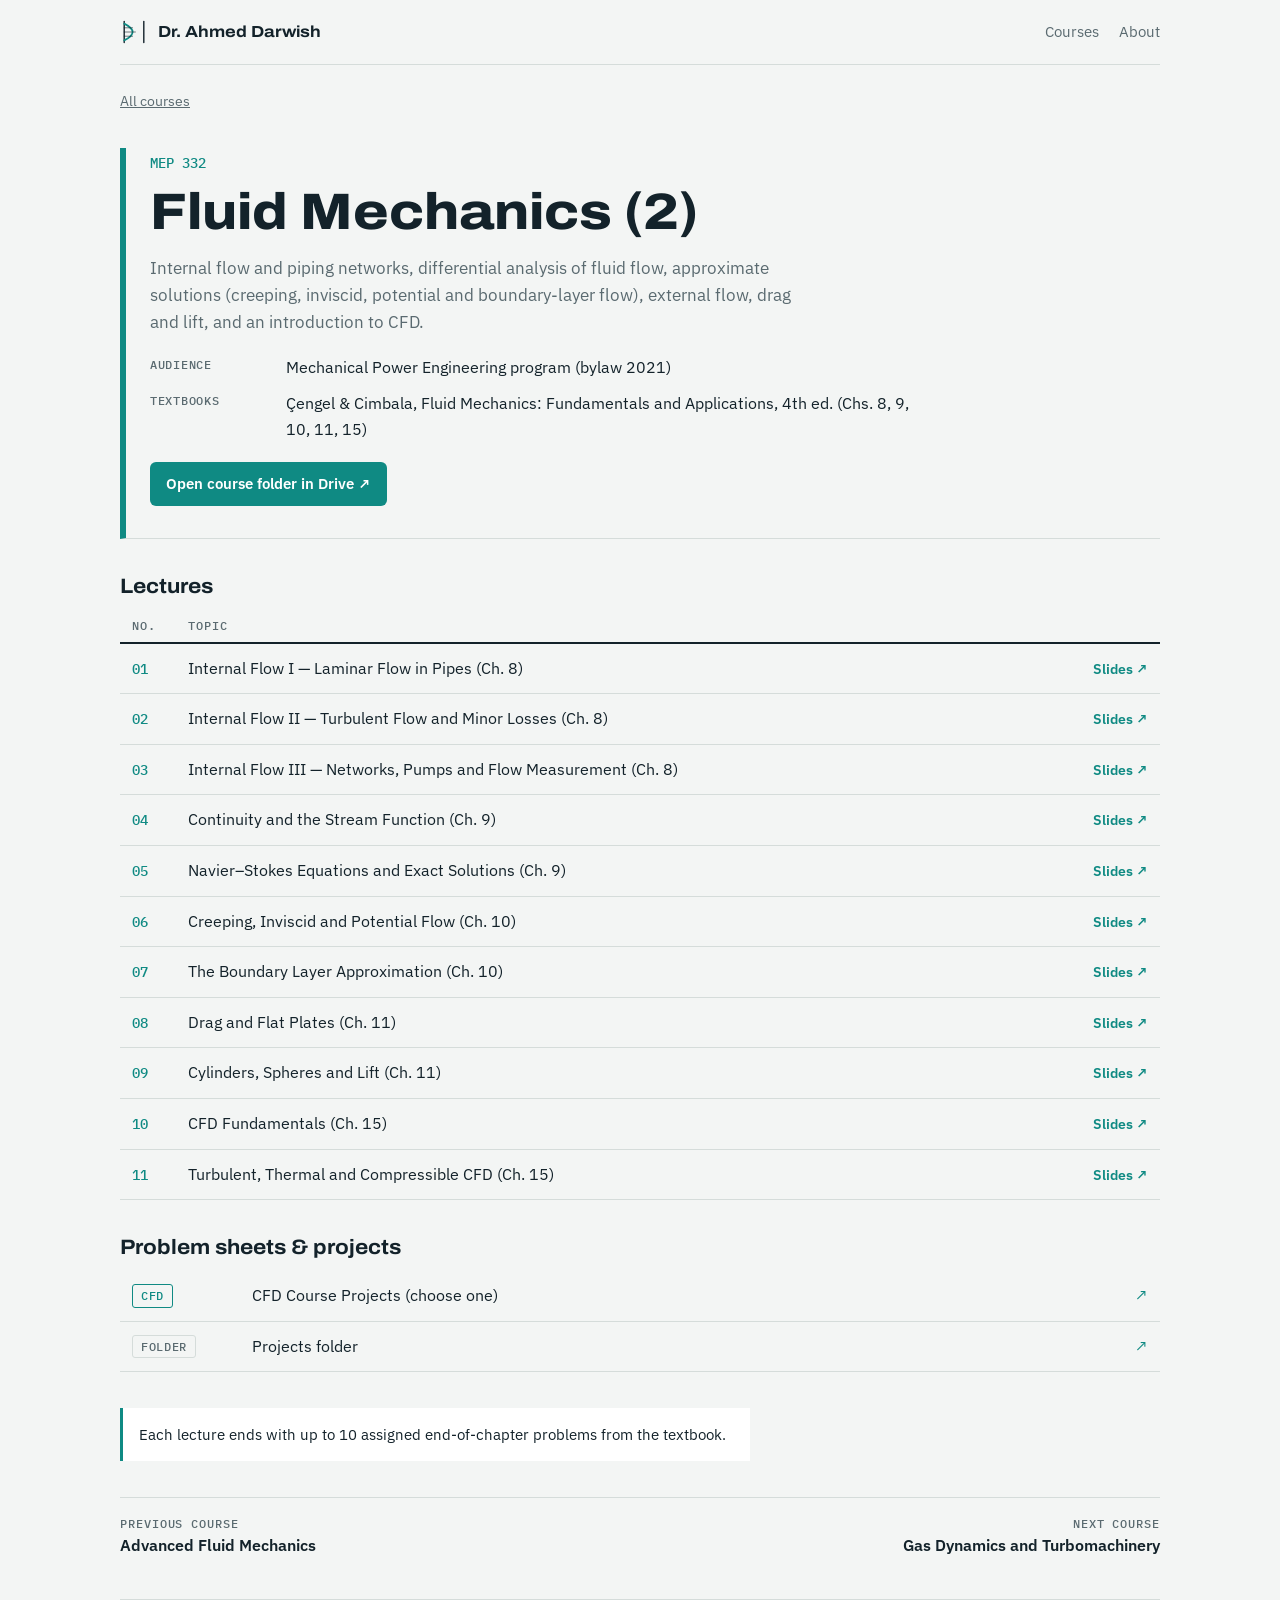
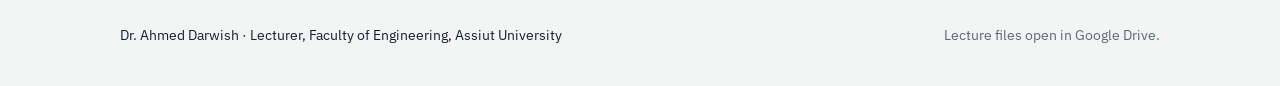
<file: site/courses/fluid-mechanics-2.html>
<!DOCTYPE html>
<html lang="en">
<head>
<meta charset="utf-8">
<meta name="viewport" content="width=device-width, initial-scale=1">
<title>Fluid Mechanics (2) — Dr. Ahmed Darwish</title>
<meta name="description" content="Teaching material by Dr. Ahmed Darwish: lecture slides, problem sheets and projects.">
<link rel="preconnect" href="https://fonts.googleapis.com">
<link rel="preconnect" href="https://fonts.gstatic.com" crossorigin>
<link href="https://fonts.googleapis.com/css2?family=Archivo:wdth,wght@100..125,500..800&family=IBM+Plex+Sans:wght@400;500;600&family=IBM+Plex+Mono:wght@400;500&family=IBM+Plex+Sans+Arabic:wght@400;500&display=swap" rel="stylesheet">
<link rel="stylesheet" href="../assets/style.css">
</head>
<body style="--course:#0f8a83">
<header class="topbar">
  <a class="brand" href="../index.html"><svg class="logo" viewBox="0 0 40 40" aria-hidden="true">
<line x1="6" y1="5" x2="6" y2="35"/><line x1="34" y1="5" x2="34" y2="35"/>
<path d="M6 8 Q30 20 6 32" fill="none"/>
<g class="arrows"><line x1="6" y1="14" x2="18" y2="14"/><line x1="6" y1="20" x2="22" y2="20"/><line x1="6" y1="26" x2="18" y2="26"/></g>
</svg><span>Dr. Ahmed Darwish</span></a>
  <nav aria-label="Main"><a href="../index.html#courses">Courses</a><a href="../index.html#about">About</a></nav>
</header>
<main class="course">
<p class="crumb"><a href="../index.html#courses">All courses</a></p>
<section class="course-head">
  <p class="code">MEP 332</p>
  <h1>Fluid Mechanics (2)</h1>
  
  <p class="lede">Internal flow and piping networks, differential analysis of fluid flow, approximate solutions (creeping, inviscid, potential and boundary-layer flow), external flow, drag and lift, and an introduction to CFD.</p>
  <dl class="facts"><div><dt>Audience</dt><dd>Mechanical Power Engineering program (bylaw 2021)</dd></div><div><dt>Textbooks</dt><dd>Çengel &amp; Cimbala, Fluid Mechanics: Fundamentals and Applications, 4th ed. (Chs. 8, 9, 10, 11, 15)</dd></div></dl>
  <a class="btn" href="https://drive.google.com/drive/folders/1pTqc4CGsji5XkTVxivJM9dM7pjLatt2k" target="_blank" rel="noopener">Open course folder in Drive ↗</a>
</section>
<section><h2>Lectures</h2>
<div class="table-wrap"><table class="lectures"><thead><tr><th>No.</th><th>Topic</th><th><span class="sr">Open</span></th></tr></thead>
<tbody><tr><td class="num">01</td><td>Internal Flow I — Laminar Flow in Pipes (Ch. 8)</td>
<td class="act"><a href="https://drive.google.com/file/d/164yTr8mn32u90hiYG-NftMV5JOCifko1/view" target="_blank" rel="noopener">Slides <span aria-hidden="true">↗</span></a></td></tr><tr><td class="num">02</td><td>Internal Flow II — Turbulent Flow and Minor Losses (Ch. 8)</td>
<td class="act"><a href="https://drive.google.com/file/d/1-LOqcbSBTxMQfmH4i2fBLeyofdmhv1l3/view" target="_blank" rel="noopener">Slides <span aria-hidden="true">↗</span></a></td></tr><tr><td class="num">03</td><td>Internal Flow III — Networks, Pumps and Flow Measurement (Ch. 8)</td>
<td class="act"><a href="https://drive.google.com/file/d/11rSUa30qbTwpdRnxEjq0xZXpVEbjvBga/view" target="_blank" rel="noopener">Slides <span aria-hidden="true">↗</span></a></td></tr><tr><td class="num">04</td><td>Continuity and the Stream Function (Ch. 9)</td>
<td class="act"><a href="https://drive.google.com/file/d/1IebTeC7eGoVK2kc-Wdli-p37UIic3wEV/view" target="_blank" rel="noopener">Slides <span aria-hidden="true">↗</span></a></td></tr><tr><td class="num">05</td><td>Navier–Stokes Equations and Exact Solutions (Ch. 9)</td>
<td class="act"><a href="https://drive.google.com/file/d/1eofWWFPHYJ4sDpTf8j-CLMkE9HWAMNqc/view" target="_blank" rel="noopener">Slides <span aria-hidden="true">↗</span></a></td></tr><tr><td class="num">06</td><td>Creeping, Inviscid and Potential Flow (Ch. 10)</td>
<td class="act"><a href="https://drive.google.com/file/d/1LQdis3KDBfUS7fc0_ilN-d1lCPW3rBxb/view" target="_blank" rel="noopener">Slides <span aria-hidden="true">↗</span></a></td></tr><tr><td class="num">07</td><td>The Boundary Layer Approximation (Ch. 10)</td>
<td class="act"><a href="https://drive.google.com/file/d/11y3wvm7MWotA6gsLPEb_jkCkSY48voY6/view" target="_blank" rel="noopener">Slides <span aria-hidden="true">↗</span></a></td></tr><tr><td class="num">08</td><td>Drag and Flat Plates (Ch. 11)</td>
<td class="act"><a href="https://drive.google.com/file/d/1BWfr0mZupKYZ6uO4AIkDwFNBsjYUMz5Q/view" target="_blank" rel="noopener">Slides <span aria-hidden="true">↗</span></a></td></tr><tr><td class="num">09</td><td>Cylinders, Spheres and Lift (Ch. 11)</td>
<td class="act"><a href="https://drive.google.com/file/d/1dNmnAvYrSJYz-P-dG929bUjP0Wr3nOc8/view" target="_blank" rel="noopener">Slides <span aria-hidden="true">↗</span></a></td></tr><tr><td class="num">10</td><td>CFD Fundamentals (Ch. 15)</td>
<td class="act"><a href="https://drive.google.com/file/d/1akb9zSbS5jf2YPQjhy_Mn4JCRxuqpk3W/view" target="_blank" rel="noopener">Slides <span aria-hidden="true">↗</span></a></td></tr><tr><td class="num">11</td><td>Turbulent, Thermal and Compressible CFD (Ch. 15)</td>
<td class="act"><a href="https://drive.google.com/file/d/18jFrtq-8-UQTXXD3mqmRH6SbXr33C1YQ/view" target="_blank" rel="noopener">Slides <span aria-hidden="true">↗</span></a></td></tr></tbody></table></div></section><section><h2>Problem sheets &amp; projects</h2><ul class="res"><li><a href="https://docs.google.com/document/d/1JVIT53ASZU8SVDMm3cBWyvVwOURk6QTXZs6_9cG2v4A/view" target="_blank" rel="noopener">
<span class="tag tag-cfd">CFD</span><span>CFD Course Projects (choose one)</span><span class="go" aria-hidden="true">↗</span></a></li><li><a href="https://drive.google.com/drive/folders/1S5wD5MhSRxt9ZbAu6pSpmdbehWHbHFOe" target="_blank" rel="noopener">
<span class="tag tag-folder">Folder</span><span>Projects folder</span><span class="go" aria-hidden="true">↗</span></a></li></ul></section><p class="note">Each lecture ends with up to 10 assigned end-of-chapter problems from the textbook.</p>
<nav class="pager" aria-label="Other courses">
  <a href="advanced-fluid-mechanics.html"><small>Previous course</small>Advanced Fluid Mechanics</a>
  <a href="turbomachinery.html" class="next"><small>Next course</small>Gas Dynamics and Turbomachinery</a>
</nav>
</main>
<footer class="foot">
  <p>Dr. Ahmed Darwish · Lecturer, Faculty of Engineering, Assiut University</p>
  <p class="muted">Lecture files open in Google Drive.</p>
</footer>
</body>
</html>
</file>
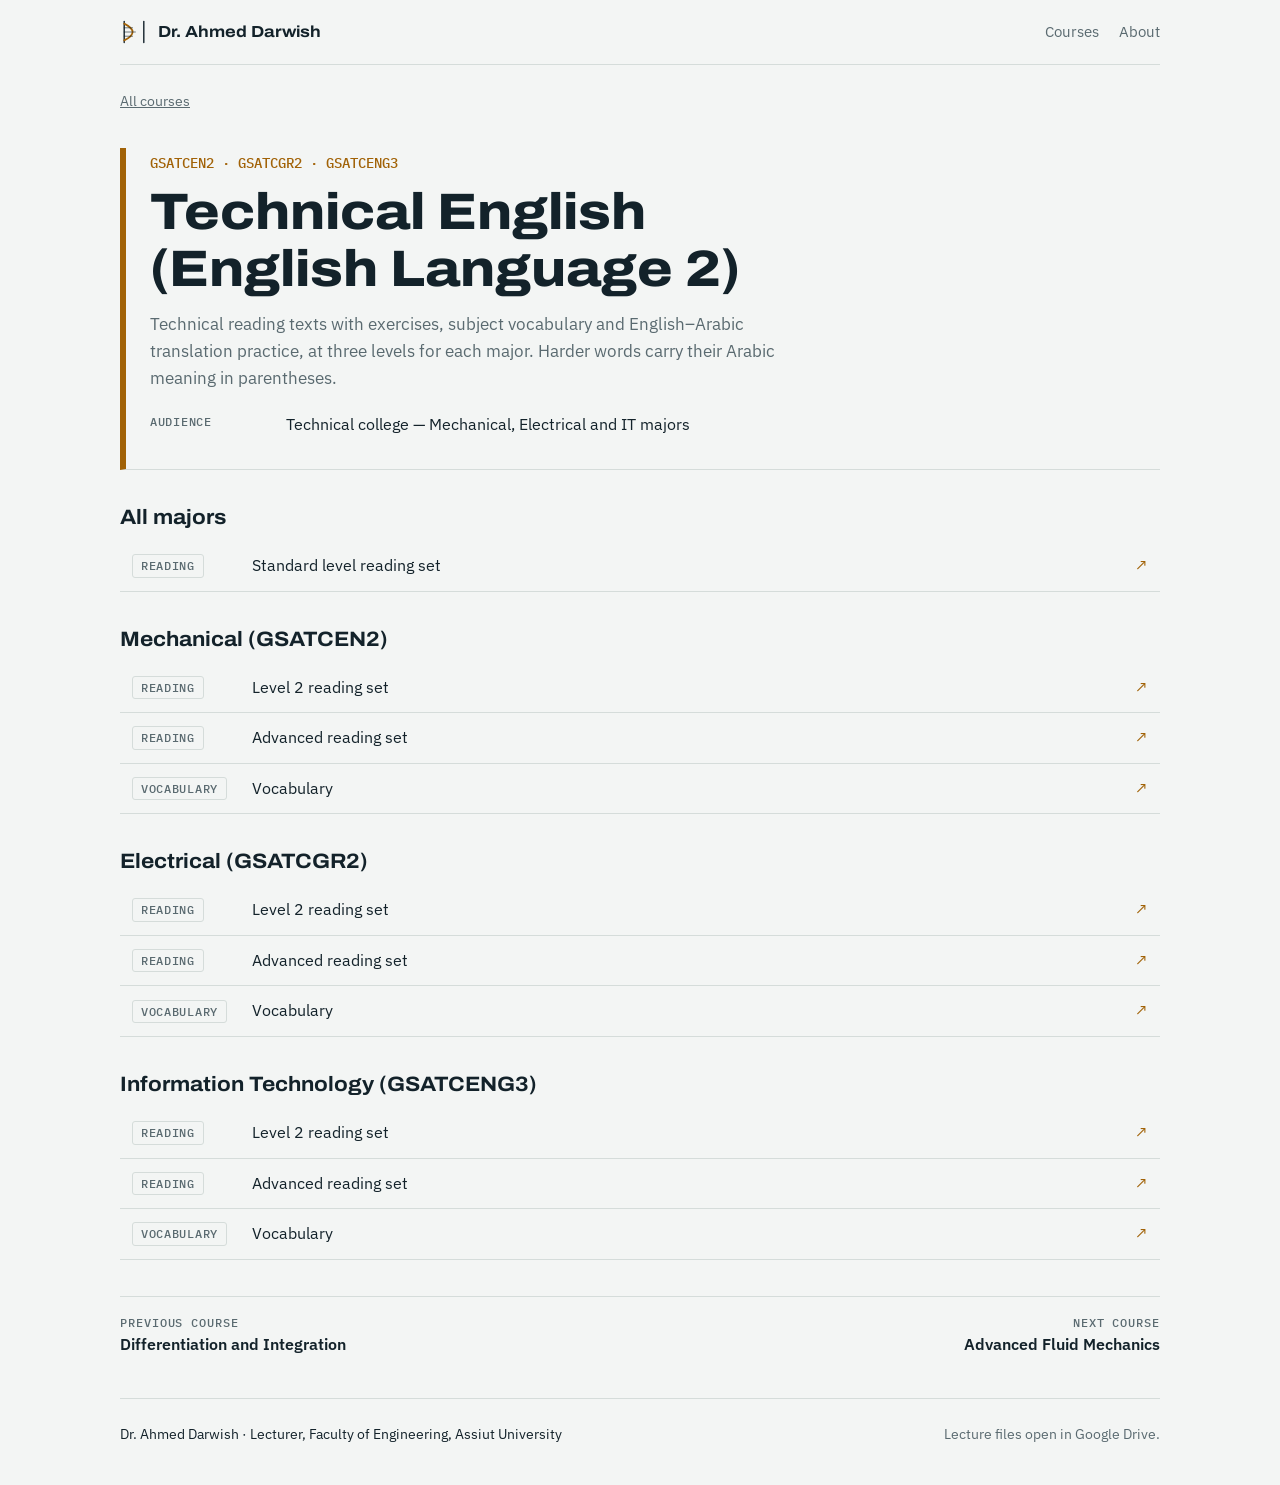
<file: site/courses/technical-english.html>
<!DOCTYPE html>
<html lang="en">
<head>
<meta charset="utf-8">
<meta name="viewport" content="width=device-width, initial-scale=1">
<title>Technical English (English Language 2) — Dr. Ahmed Darwish</title>
<meta name="description" content="Teaching material by Dr. Ahmed Darwish: lecture slides, problem sheets and projects.">
<link rel="preconnect" href="https://fonts.googleapis.com">
<link rel="preconnect" href="https://fonts.gstatic.com" crossorigin>
<link href="https://fonts.googleapis.com/css2?family=Archivo:wdth,wght@100..125,500..800&family=IBM+Plex+Sans:wght@400;500;600&family=IBM+Plex+Mono:wght@400;500&family=IBM+Plex+Sans+Arabic:wght@400;500&display=swap" rel="stylesheet">
<link rel="stylesheet" href="../assets/style.css">
</head>
<body style="--course:#a16207">
<header class="topbar">
  <a class="brand" href="../index.html"><svg class="logo" viewBox="0 0 40 40" aria-hidden="true">
<line x1="6" y1="5" x2="6" y2="35"/><line x1="34" y1="5" x2="34" y2="35"/>
<path d="M6 8 Q30 20 6 32" fill="none"/>
<g class="arrows"><line x1="6" y1="14" x2="18" y2="14"/><line x1="6" y1="20" x2="22" y2="20"/><line x1="6" y1="26" x2="18" y2="26"/></g>
</svg><span>Dr. Ahmed Darwish</span></a>
  <nav aria-label="Main"><a href="../index.html#courses">Courses</a><a href="../index.html#about">About</a></nav>
</header>
<main class="course">
<p class="crumb"><a href="../index.html#courses">All courses</a></p>
<section class="course-head">
  <p class="code">GSATCEN2 · GSATCGR2 · GSATCENG3</p>
  <h1>Technical English (English Language 2)</h1>
  
  <p class="lede">Technical reading texts with exercises, subject vocabulary and English–Arabic translation practice, at three levels for each major. Harder words carry their Arabic meaning in parentheses.</p>
  <dl class="facts"><div><dt>Audience</dt><dd>Technical college — Mechanical, Electrical and IT majors</dd></div></dl>
  
</section>
<section><h2>All majors</h2><ul class="res"><li><a href="https://docs.google.com/document/d/1D8thKTmRH4ro8WgPPQNygGtnux2SyYohXL9D0KeKQEc/view" target="_blank" rel="noopener">
<span class="tag tag-reading">Reading</span><span>Standard level reading set</span><span class="go" aria-hidden="true">↗</span></a></li></ul></section><section><h2>Mechanical (GSATCEN2)</h2><ul class="res"><li><a href="https://docs.google.com/document/d/1P8p_Y4VdkcBPdmoFG-xWcBsSd2MtP-DJAF8g-g9pmBo/view" target="_blank" rel="noopener">
<span class="tag tag-reading">Reading</span><span>Level 2 reading set</span><span class="go" aria-hidden="true">↗</span></a></li><li><a href="https://docs.google.com/document/d/1v0eSNWucviCet_HvusBdgeVYvLU--3feqO9DNccbxuY/view" target="_blank" rel="noopener">
<span class="tag tag-reading">Reading</span><span>Advanced reading set</span><span class="go" aria-hidden="true">↗</span></a></li><li><a href="https://docs.google.com/document/d/1YnBhpSA2zgfPwh9B0xRTWEQmi6tacRTO7DUlkA4rV8Y/view" target="_blank" rel="noopener">
<span class="tag tag-vocab">Vocabulary</span><span>Vocabulary</span><span class="go" aria-hidden="true">↗</span></a></li></ul></section><section><h2>Electrical (GSATCGR2)</h2><ul class="res"><li><a href="https://docs.google.com/document/d/1K_9dgINJgid11-EylGd96QZKRT4km_McriM1Hd0mNLE/view" target="_blank" rel="noopener">
<span class="tag tag-reading">Reading</span><span>Level 2 reading set</span><span class="go" aria-hidden="true">↗</span></a></li><li><a href="https://docs.google.com/document/d/1GZOqW3MBlLr3mhV9yrAGPmH_nFBTKYZmC0GY-o6xGDw/view" target="_blank" rel="noopener">
<span class="tag tag-reading">Reading</span><span>Advanced reading set</span><span class="go" aria-hidden="true">↗</span></a></li><li><a href="https://docs.google.com/document/d/1hujCPhtRI8_OdPXZ2viY4F_VTPIpxY-d_Q3OJsrvbCo/view" target="_blank" rel="noopener">
<span class="tag tag-vocab">Vocabulary</span><span>Vocabulary</span><span class="go" aria-hidden="true">↗</span></a></li></ul></section><section><h2>Information Technology (GSATCENG3)</h2><ul class="res"><li><a href="https://docs.google.com/document/d/1rHl7acJ6vLMQVuEUuw3JnrgY7MKAXZ9YCvO0f1cIeqg/view" target="_blank" rel="noopener">
<span class="tag tag-reading">Reading</span><span>Level 2 reading set</span><span class="go" aria-hidden="true">↗</span></a></li><li><a href="https://docs.google.com/document/d/1_tf2a1MFdJs2wMl1_-KZtdxlDd0bfXeEBCTETYuUFTs/view" target="_blank" rel="noopener">
<span class="tag tag-reading">Reading</span><span>Advanced reading set</span><span class="go" aria-hidden="true">↗</span></a></li><li><a href="https://docs.google.com/document/d/1jECdOO2GDHHflL1SJhsoHew1NsOrfi30f1UJ2VF1xkw/view" target="_blank" rel="noopener">
<span class="tag tag-vocab">Vocabulary</span><span>Vocabulary</span><span class="go" aria-hidden="true">↗</span></a></li></ul></section>
<nav class="pager" aria-label="Other courses">
  <a href="differentiation-integration.html"><small>Previous course</small>Differentiation and Integration</a>
  <a href="advanced-fluid-mechanics.html" class="next"><small>Next course</small>Advanced Fluid Mechanics</a>
</nav>
</main>
<footer class="foot">
  <p>Dr. Ahmed Darwish · Lecturer, Faculty of Engineering, Assiut University</p>
  <p class="muted">Lecture files open in Google Drive.</p>
</footer>
</body>
</html>
</file>
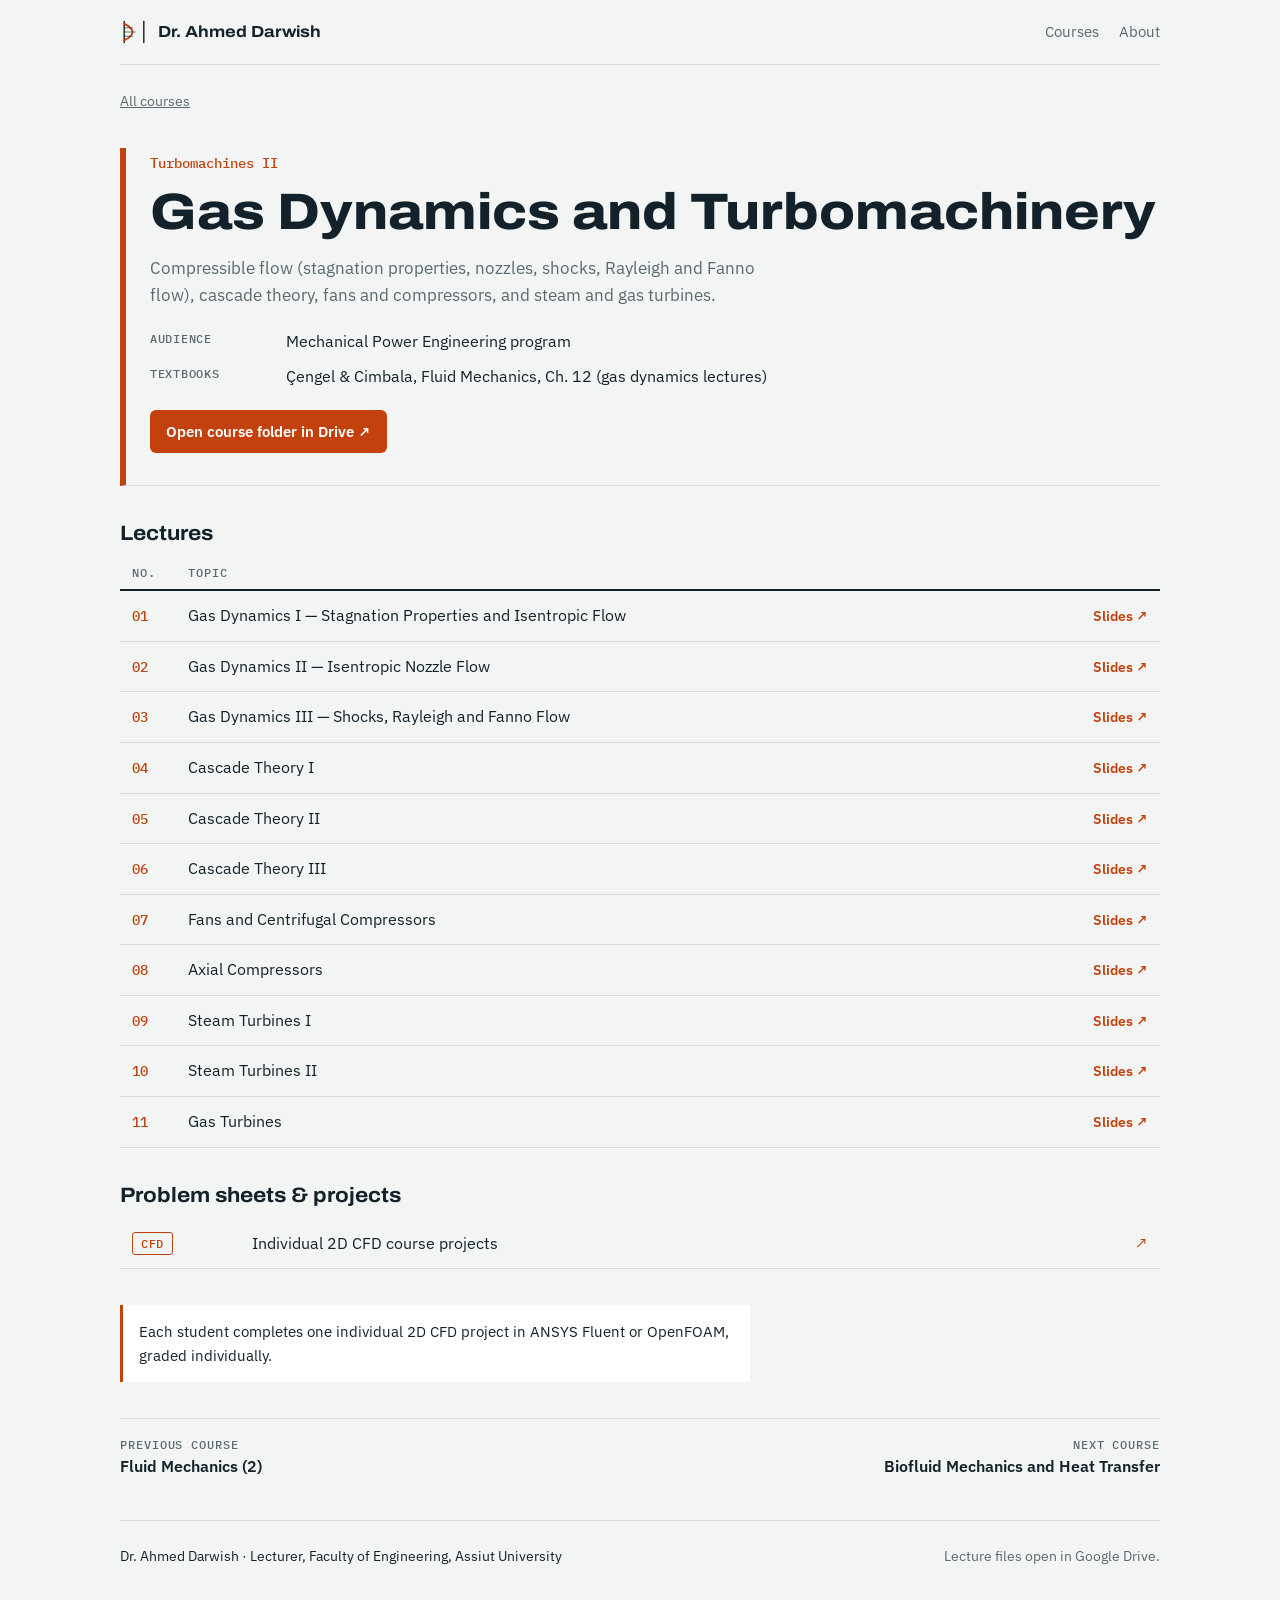
<file: site/courses/turbomachinery.html>
<!DOCTYPE html>
<html lang="en">
<head>
<meta charset="utf-8">
<meta name="viewport" content="width=device-width, initial-scale=1">
<title>Gas Dynamics and Turbomachinery — Dr. Ahmed Darwish</title>
<meta name="description" content="Teaching material by Dr. Ahmed Darwish: lecture slides, problem sheets and projects.">
<link rel="preconnect" href="https://fonts.googleapis.com">
<link rel="preconnect" href="https://fonts.gstatic.com" crossorigin>
<link href="https://fonts.googleapis.com/css2?family=Archivo:wdth,wght@100..125,500..800&family=IBM+Plex+Sans:wght@400;500;600&family=IBM+Plex+Mono:wght@400;500&family=IBM+Plex+Sans+Arabic:wght@400;500&display=swap" rel="stylesheet">
<link rel="stylesheet" href="../assets/style.css">
</head>
<body style="--course:#c2410c">
<header class="topbar">
  <a class="brand" href="../index.html"><svg class="logo" viewBox="0 0 40 40" aria-hidden="true">
<line x1="6" y1="5" x2="6" y2="35"/><line x1="34" y1="5" x2="34" y2="35"/>
<path d="M6 8 Q30 20 6 32" fill="none"/>
<g class="arrows"><line x1="6" y1="14" x2="18" y2="14"/><line x1="6" y1="20" x2="22" y2="20"/><line x1="6" y1="26" x2="18" y2="26"/></g>
</svg><span>Dr. Ahmed Darwish</span></a>
  <nav aria-label="Main"><a href="../index.html#courses">Courses</a><a href="../index.html#about">About</a></nav>
</header>
<main class="course">
<p class="crumb"><a href="../index.html#courses">All courses</a></p>
<section class="course-head">
  <p class="code">Turbomachines II</p>
  <h1>Gas Dynamics and Turbomachinery</h1>
  
  <p class="lede">Compressible flow (stagnation properties, nozzles, shocks, Rayleigh and Fanno flow), cascade theory, fans and compressors, and steam and gas turbines.</p>
  <dl class="facts"><div><dt>Audience</dt><dd>Mechanical Power Engineering program</dd></div><div><dt>Textbooks</dt><dd>Çengel &amp; Cimbala, Fluid Mechanics, Ch. 12 (gas dynamics lectures)</dd></div></dl>
  <a class="btn" href="https://drive.google.com/drive/folders/1lAb5ae8KBg81gU6E0Tf4EEAY3RDOevcW" target="_blank" rel="noopener">Open course folder in Drive ↗</a>
</section>
<section><h2>Lectures</h2>
<div class="table-wrap"><table class="lectures"><thead><tr><th>No.</th><th>Topic</th><th><span class="sr">Open</span></th></tr></thead>
<tbody><tr><td class="num">01</td><td>Gas Dynamics I — Stagnation Properties and Isentropic Flow</td>
<td class="act"><a href="https://drive.google.com/file/d/1hraV6iuCI7iIOGBV63qt60sG8BeDoVoj/view" target="_blank" rel="noopener">Slides <span aria-hidden="true">↗</span></a></td></tr><tr><td class="num">02</td><td>Gas Dynamics II — Isentropic Nozzle Flow</td>
<td class="act"><a href="https://drive.google.com/file/d/1urGtK-Cr3pGGyQl5bFHtUGVVh_EHvVYg/view" target="_blank" rel="noopener">Slides <span aria-hidden="true">↗</span></a></td></tr><tr><td class="num">03</td><td>Gas Dynamics III — Shocks, Rayleigh and Fanno Flow</td>
<td class="act"><a href="https://drive.google.com/file/d/10rOVvbBN4fV6IktsAqwY6eGyWt8Xs7wz/view" target="_blank" rel="noopener">Slides <span aria-hidden="true">↗</span></a></td></tr><tr><td class="num">04</td><td>Cascade Theory I</td>
<td class="act"><a href="https://drive.google.com/file/d/1qJSI2PzBoEj0nZbNBUZvxPRtmJ5yNJsy/view" target="_blank" rel="noopener">Slides <span aria-hidden="true">↗</span></a></td></tr><tr><td class="num">05</td><td>Cascade Theory II</td>
<td class="act"><a href="https://drive.google.com/file/d/1zVSIxWqPqr2Q7wdidKwGq6V-sJE5l4UV/view" target="_blank" rel="noopener">Slides <span aria-hidden="true">↗</span></a></td></tr><tr><td class="num">06</td><td>Cascade Theory III</td>
<td class="act"><a href="https://drive.google.com/file/d/1yKxZApLfcn7PrqJ_jsAJSfQYrL_MeSBD/view" target="_blank" rel="noopener">Slides <span aria-hidden="true">↗</span></a></td></tr><tr><td class="num">07</td><td>Fans and Centrifugal Compressors</td>
<td class="act"><a href="https://drive.google.com/file/d/1tvswMmeBD86zsBmOd7cSq-WU7AFDzaob/view" target="_blank" rel="noopener">Slides <span aria-hidden="true">↗</span></a></td></tr><tr><td class="num">08</td><td>Axial Compressors</td>
<td class="act"><a href="https://drive.google.com/file/d/15zgLDoywcetC2ogDVhofuWQaO_Mj2DwG/view" target="_blank" rel="noopener">Slides <span aria-hidden="true">↗</span></a></td></tr><tr><td class="num">09</td><td>Steam Turbines I</td>
<td class="act"><a href="https://drive.google.com/file/d/1wyVp36pTEtl8A2q7sKAurFQams6ZqvA9/view" target="_blank" rel="noopener">Slides <span aria-hidden="true">↗</span></a></td></tr><tr><td class="num">10</td><td>Steam Turbines II</td>
<td class="act"><a href="https://drive.google.com/file/d/1UkBLAn-_pC1r08zNi8sbH-UmDwRJMSqS/view" target="_blank" rel="noopener">Slides <span aria-hidden="true">↗</span></a></td></tr><tr><td class="num">11</td><td>Gas Turbines</td>
<td class="act"><a href="https://drive.google.com/file/d/1XVWF-xigNbzXnJoUx4LxwADEcrtQtgge/view" target="_blank" rel="noopener">Slides <span aria-hidden="true">↗</span></a></td></tr></tbody></table></div></section><section><h2>Problem sheets &amp; projects</h2><ul class="res"><li><a href="https://drive.google.com/drive/folders/1utrgMQhxB1FA7pS3-DC6L-2g_092UHCO" target="_blank" rel="noopener">
<span class="tag tag-cfd">CFD</span><span>Individual 2D CFD course projects</span><span class="go" aria-hidden="true">↗</span></a></li></ul></section><p class="note">Each student completes one individual 2D CFD project in ANSYS Fluent or OpenFOAM, graded individually.</p>
<nav class="pager" aria-label="Other courses">
  <a href="fluid-mechanics-2.html"><small>Previous course</small>Fluid Mechanics (2)</a>
  <a href="biofluid-mechanics-heat-transfer.html" class="next"><small>Next course</small>Biofluid Mechanics and Heat Transfer</a>
</nav>
</main>
<footer class="foot">
  <p>Dr. Ahmed Darwish · Lecturer, Faculty of Engineering, Assiut University</p>
  <p class="muted">Lecture files open in Google Drive.</p>
</footer>
</body>
</html>
</file>
<file: site/assets/style.css>
/* Layout idea: a lab-notebook index. Hairline rules, mono codes in a left column,
   each course carries its own colour as a margin stripe. */
:root {
  --paper: #f3f5f4;
  --surface: #ffffff;
  --ink: #13222a;
  --muted: #5a6a70;
  --rule: #d5dcda;
  --accent: #1d5fd1;
  --course: var(--accent);
  --display: "Archivo", "Helvetica Neue", Arial, sans-serif;
  --body: "IBM Plex Sans", "Segoe UI", system-ui, sans-serif;
  --mono: "IBM Plex Mono", ui-monospace, Consolas, monospace;
  --arabic: "IBM Plex Sans Arabic", "Segoe UI", Tahoma, sans-serif;
  color-scheme: light;
}
@media (prefers-color-scheme: dark) {
  :root:not([data-theme="light"]) {
    --paper: #0f1719; --surface: #152125; --ink: #e4ecea; --muted: #94a5a9;
    --rule: #26363b; --accent: #7aa7ff; color-scheme: dark;
  }
  :root:not([data-theme="light"]) body { --course-text: color-mix(in srgb, var(--course) 55%, white); }
}
:root[data-theme="dark"] {
  --paper: #0f1719; --surface: #152125; --ink: #e4ecea; --muted: #94a5a9;
  --rule: #26363b; --accent: #7aa7ff; color-scheme: dark;
}
:root[data-theme="dark"] body { --course-text: color-mix(in srgb, var(--course) 55%, white); }

* { box-sizing: border-box; }
html { -webkit-text-size-adjust: 100%; }
body {
  margin: 0; background: var(--paper); color: var(--ink);
  font: 400 1rem/1.6 var(--body);
  --course-text: var(--course);
}
a { color: inherit; }
a:focus-visible { outline: 2px solid var(--course-text); outline-offset: 3px; border-radius: 2px; }
h1, h2, h3 { font-family: var(--display); text-wrap: balance; line-height: 1.1; margin: 0; }
.muted { color: var(--muted); }
.sr { position: absolute; width: 1px; height: 1px; overflow: hidden; clip: rect(0 0 0 0); }
.ar { font-family: var(--arabic); text-align: left; justify-self: start; }

.topbar, main, .foot { width: min(1040px, 100% - 32px); margin-inline: auto; }
.topbar {
  display: flex; justify-content: space-between; align-items: center; gap: 16px;
  padding: 18px 0; border-bottom: 1px solid var(--rule);
}
.brand { display: flex; align-items: center; gap: 10px; text-decoration: none; font: 700 1rem/1 var(--display); font-stretch: 112%; }
.logo { width: 28px; height: 28px; stroke: var(--ink); stroke-width: 2; stroke-linecap: round; }
.logo path { stroke: var(--course-text); stroke-width: 2.5; }
.logo .arrows { stroke-width: 1.4; opacity: .6; }
.topbar nav { display: flex; gap: 20px; font-size: .92rem; }
.topbar nav a { text-decoration: none; color: var(--muted); }
.topbar nav a:hover { color: var(--ink); }

/* Home */
.hero { padding: 56px 0 40px; display: grid; gap: 14px; max-width: 760px; }
.eyebrow { margin: 0; font: 500 .78rem/1 var(--mono); letter-spacing: .12em; text-transform: uppercase; color: var(--accent); }
.hero h1 { font-size: clamp(2.4rem, 6vw, 4rem); font-weight: 800; font-stretch: 118%; letter-spacing: -.01em; }
.role { margin: 0; font-size: 1.15rem; font-weight: 500; }
.lede { margin: 0; color: var(--muted); max-width: 65ch; font-size: 1.05rem; }
.phd { margin: 0; font-size: .92rem; color: var(--muted); border-left: 2px solid var(--accent); padding-left: 12px; }
.stats { display: flex; flex-wrap: wrap; gap: 40px; margin: 18px 0 0; }
.stats dt { font: 500 .75rem/1.3 var(--mono); text-transform: uppercase; letter-spacing: .08em; color: var(--muted); }
.stats dd { margin: 4px 0 0; font: 700 2.2rem/1 var(--display); font-variant-numeric: tabular-nums; }

.courses { padding: 24px 0 48px; border-top: 1px solid var(--rule); display: grid; gap: 28px; }
.courses > h2 { font-size: 1.6rem; font-stretch: 110%; }
.group h3 { font: 500 .78rem/1 var(--mono); text-transform: uppercase; letter-spacing: .1em; color: var(--muted); padding-bottom: 10px; border-bottom: 1px solid var(--rule); }
.course-list { list-style: none; margin: 0; padding: 0; }
.course-row {
  --course-text: var(--course);
  display: grid; grid-template-columns: 170px 1fr auto; gap: 20px; align-items: baseline;
  padding: 16px 12px 16px 16px; text-decoration: none; border-bottom: 1px solid var(--rule);
  border-left: 4px solid var(--course); transition: background .15s;
}
.course-row:hover { background: var(--surface); }
.course-row .code { font: 500 .85rem/1.3 var(--mono); color: var(--course-text); }
.course-row .name { display: grid; gap: 2px; }
.course-row strong { font: 650 1.12rem/1.25 var(--display); font-stretch: 105%; }
.course-row .ar { font-size: .95rem; color: var(--muted); }
.course-row em { font-style: normal; font-size: .9rem; color: var(--muted); }
.course-row .count { font: 400 .85rem/1 var(--mono); color: var(--muted); white-space: nowrap; font-variant-numeric: tabular-nums; }

/* Course page */
.course { padding-bottom: 40px; display: grid; gap: 36px; }
.crumb { margin: 24px 0 0; font-size: .9rem; }
.crumb a { color: var(--muted); }
.course-head { display: grid; gap: 14px; padding: 8px 0 32px 24px; border-left: 6px solid var(--course); border-bottom: 1px solid var(--rule); }
.course-head .code { margin: 0; font: 500 .9rem/1 var(--mono); color: var(--course-text); }
.course-head h1 { font-size: clamp(2rem, 5vw, 3.2rem); font-weight: 800; font-stretch: 112%; }
.ar.big { margin: 0; font-size: 1.3rem; color: var(--muted); }
.facts { display: grid; gap: 10px; margin: 6px 0 0; max-width: 760px; }
.facts div { display: grid; grid-template-columns: 120px 1fr; gap: 16px; }
.facts dt { font: 500 .78rem/1.6 var(--mono); text-transform: uppercase; letter-spacing: .06em; color: var(--muted); }
.facts dd { margin: 0; }
.btn {
  justify-self: start; margin-top: 6px; padding: 10px 16px; border-radius: 6px; text-decoration: none;
  background: var(--course); color: #fff; font-weight: 600; font-size: .92rem;
}
.btn:hover { filter: brightness(1.1); }
.course section > h2 { font-size: 1.3rem; font-stretch: 108%; margin-bottom: 12px; }

.table-wrap { overflow-x: auto; }
.lectures { width: 100%; border-collapse: collapse; }
.lectures th { text-align: left; font: 500 .75rem/1 var(--mono); text-transform: uppercase; letter-spacing: .08em; color: var(--muted); padding: 10px 12px; border-bottom: 2px solid var(--ink); }
.lectures td { padding: 12px; border-bottom: 1px solid var(--rule); vertical-align: baseline; }
.lectures tr:hover td { background: var(--surface); }
.lectures .num { font: 500 .9rem/1 var(--mono); color: var(--course-text); width: 56px; font-variant-numeric: tabular-nums; }
.lectures .act { text-align: right; white-space: nowrap; }
.lectures .act a { font-weight: 600; font-size: .9rem; color: var(--course-text); text-decoration: none; }
.lectures .act a:hover { text-decoration: underline; }

.res { list-style: none; margin: 0; padding: 0; display: grid; gap: 0; }
.res a { display: grid; grid-template-columns: 104px 1fr auto; gap: 16px; align-items: center; padding: 12px; border-bottom: 1px solid var(--rule); text-decoration: none; }
.res a:hover { background: var(--surface); }
.res .go { color: var(--course-text); }
.tag { font: 500 .72rem/1 var(--mono); text-transform: uppercase; letter-spacing: .06em; padding: 5px 8px; border-radius: 3px; border: 1px solid var(--rule); color: var(--muted); justify-self: start; }
.tag-cfd, .tag-sheet { border-color: var(--course); color: var(--course-text); }
.note { margin: 0; padding: 14px 16px; background: var(--surface); border-left: 3px solid var(--course); font-size: .95rem; max-width: 70ch; }

.pager { display: grid; grid-template-columns: 1fr 1fr; gap: 16px; border-top: 1px solid var(--rule); padding-top: 20px; }
.pager a { text-decoration: none; display: grid; gap: 4px; font-weight: 600; }
.pager .next { text-align: right; }
.pager small { font: 500 .72rem/1 var(--mono); text-transform: uppercase; letter-spacing: .08em; color: var(--muted); }

.foot { padding: 24px 0 40px; border-top: 1px solid var(--rule); font-size: .88rem; display: flex; flex-wrap: wrap; justify-content: space-between; gap: 8px; }
.foot p { margin: 0; }

@media (max-width: 640px) {
  .course-row { grid-template-columns: 1fr; gap: 6px; }
  .facts div { grid-template-columns: 1fr; gap: 2px; }
  .res a { grid-template-columns: 1fr auto; }
  .res .tag { grid-column: 1 / -1; }
  .stats { gap: 24px; }
  .pager { grid-template-columns: 1fr; }
  .pager .next { text-align: left; }
}
@media (prefers-reduced-motion: reduce) { * { transition: none !important; } }
</file>
